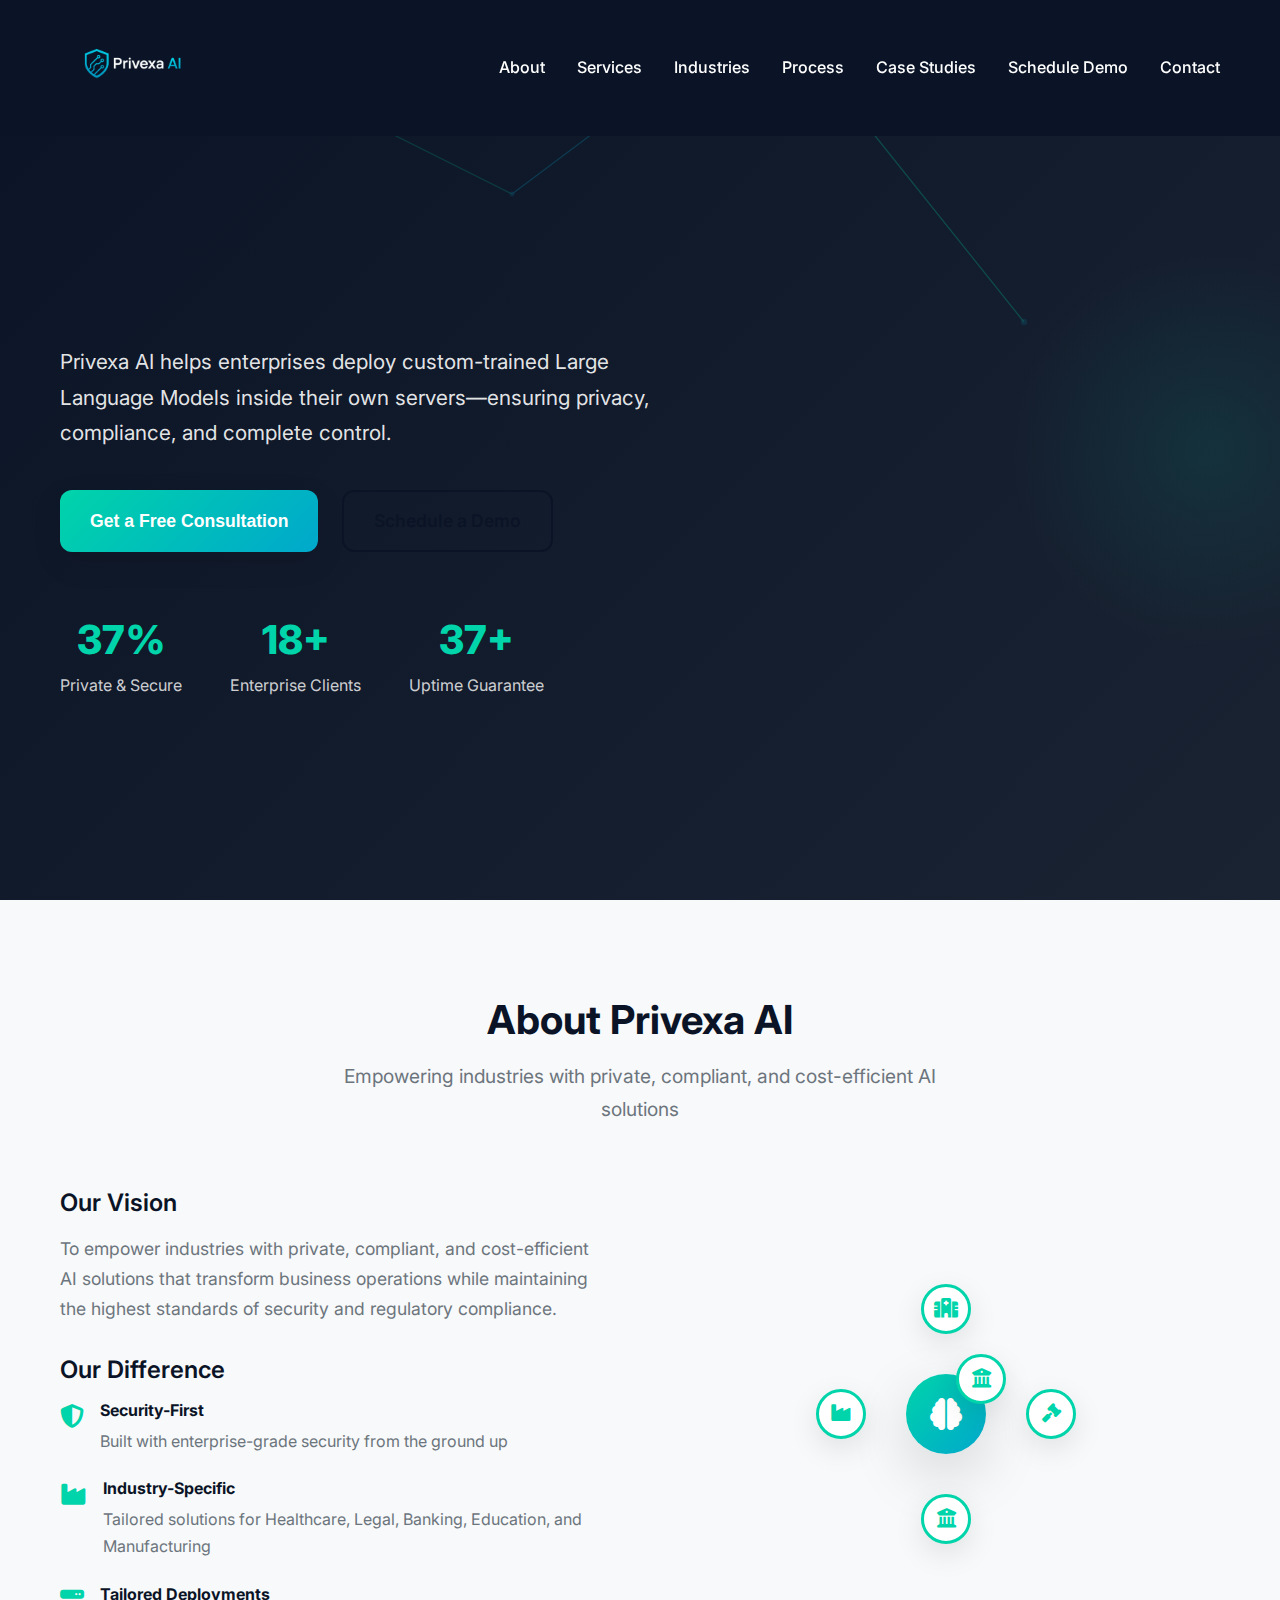
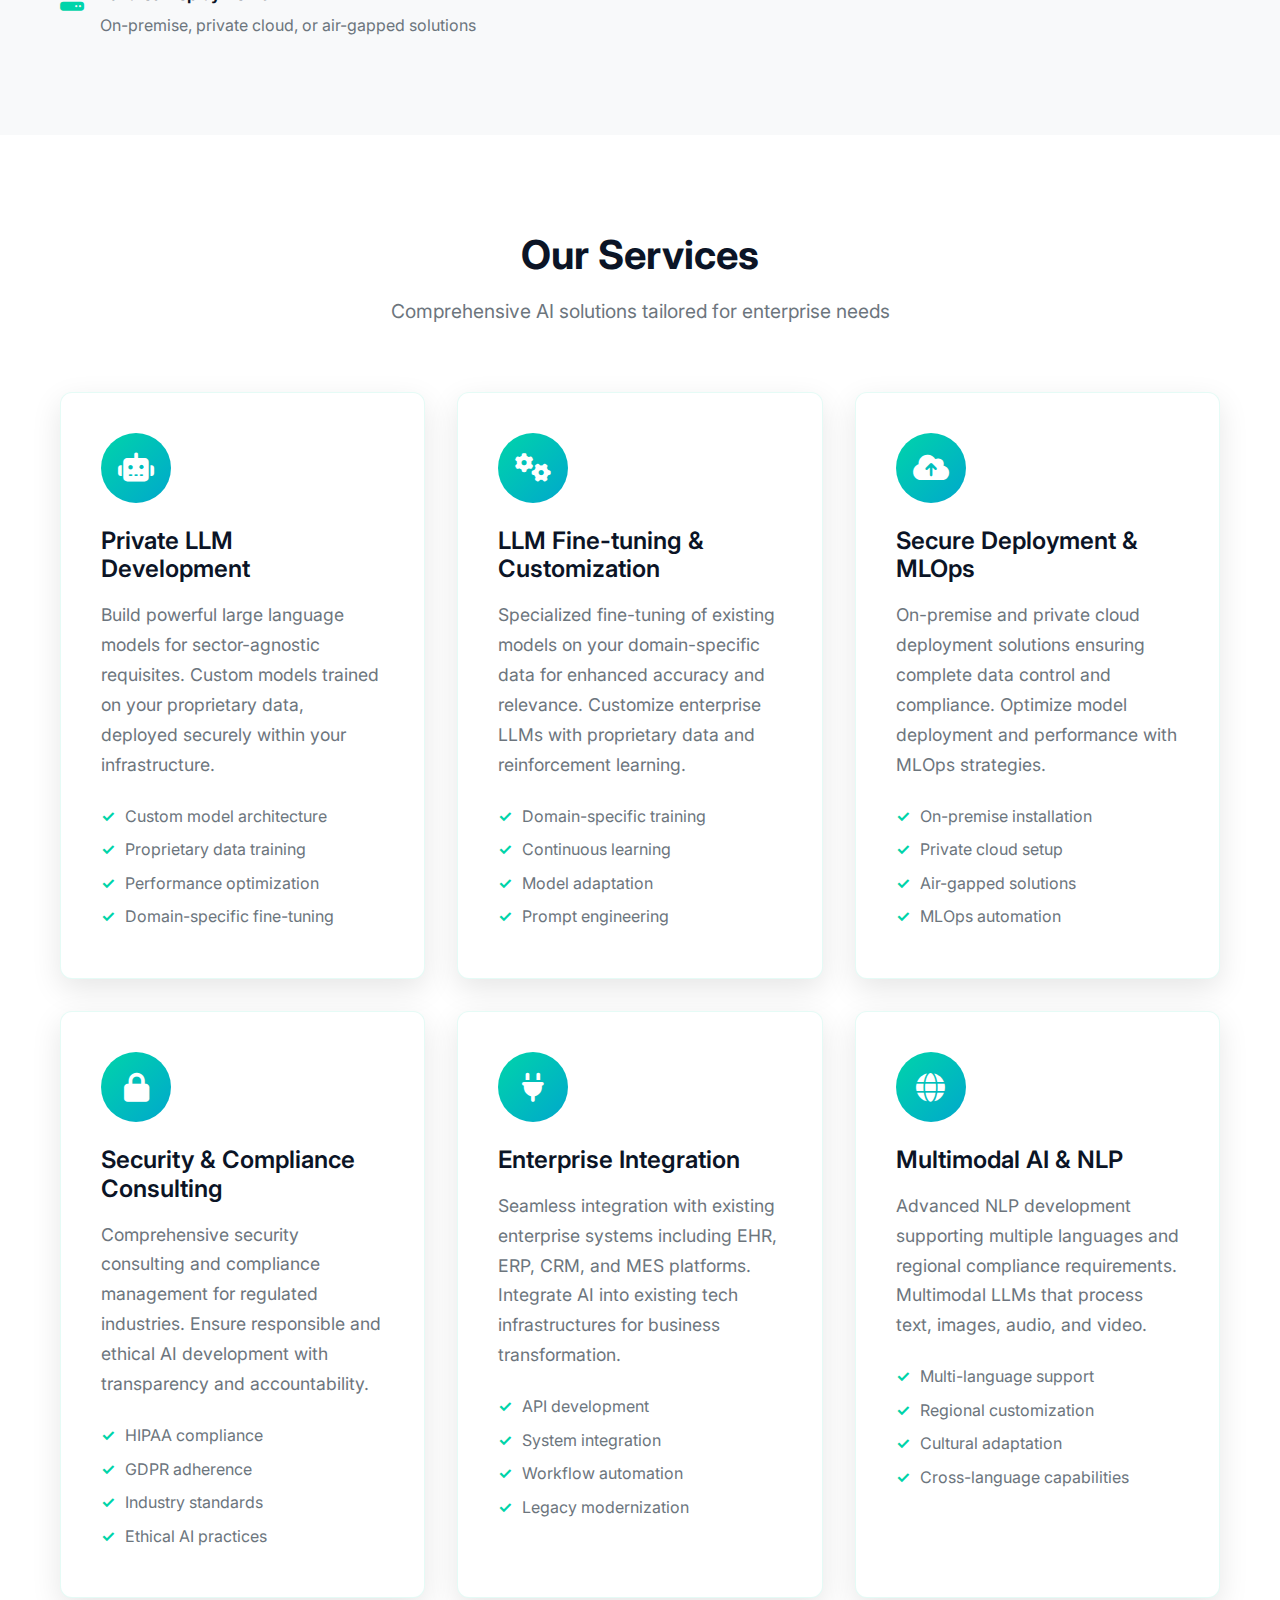
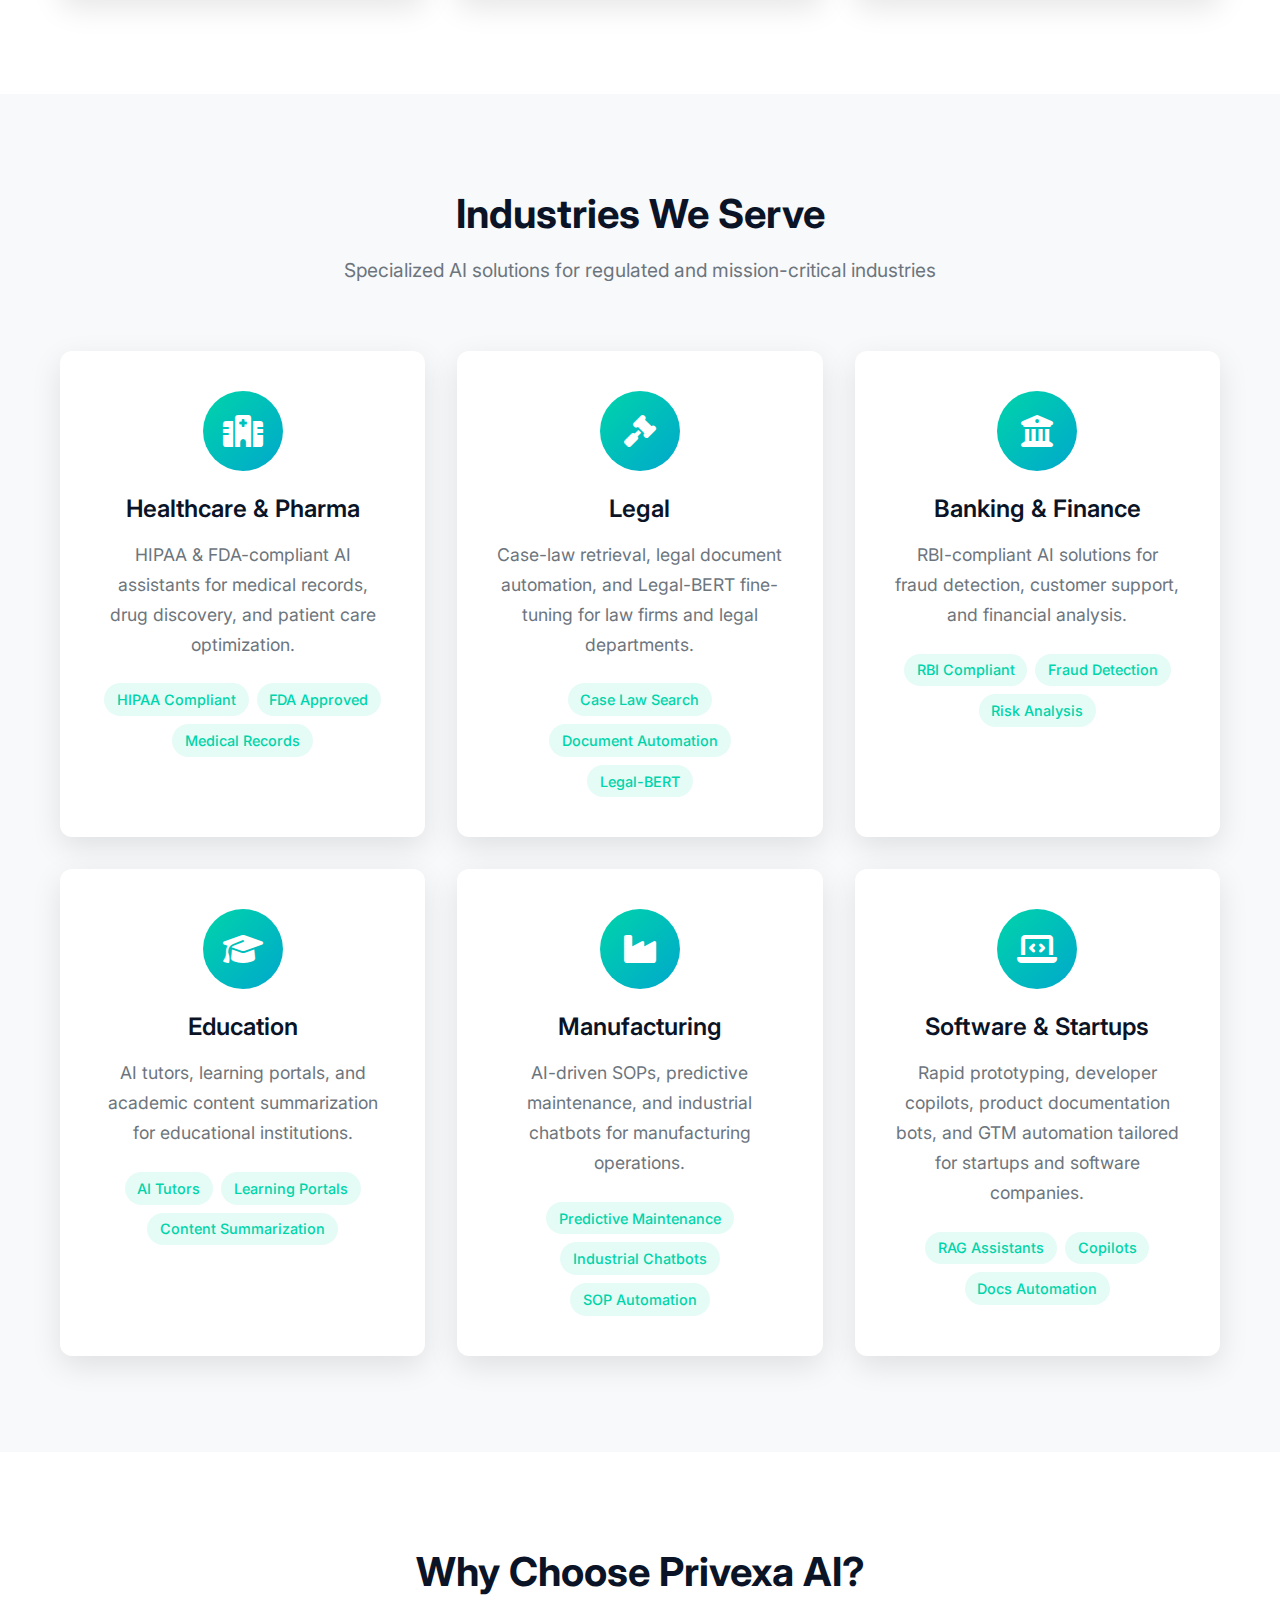
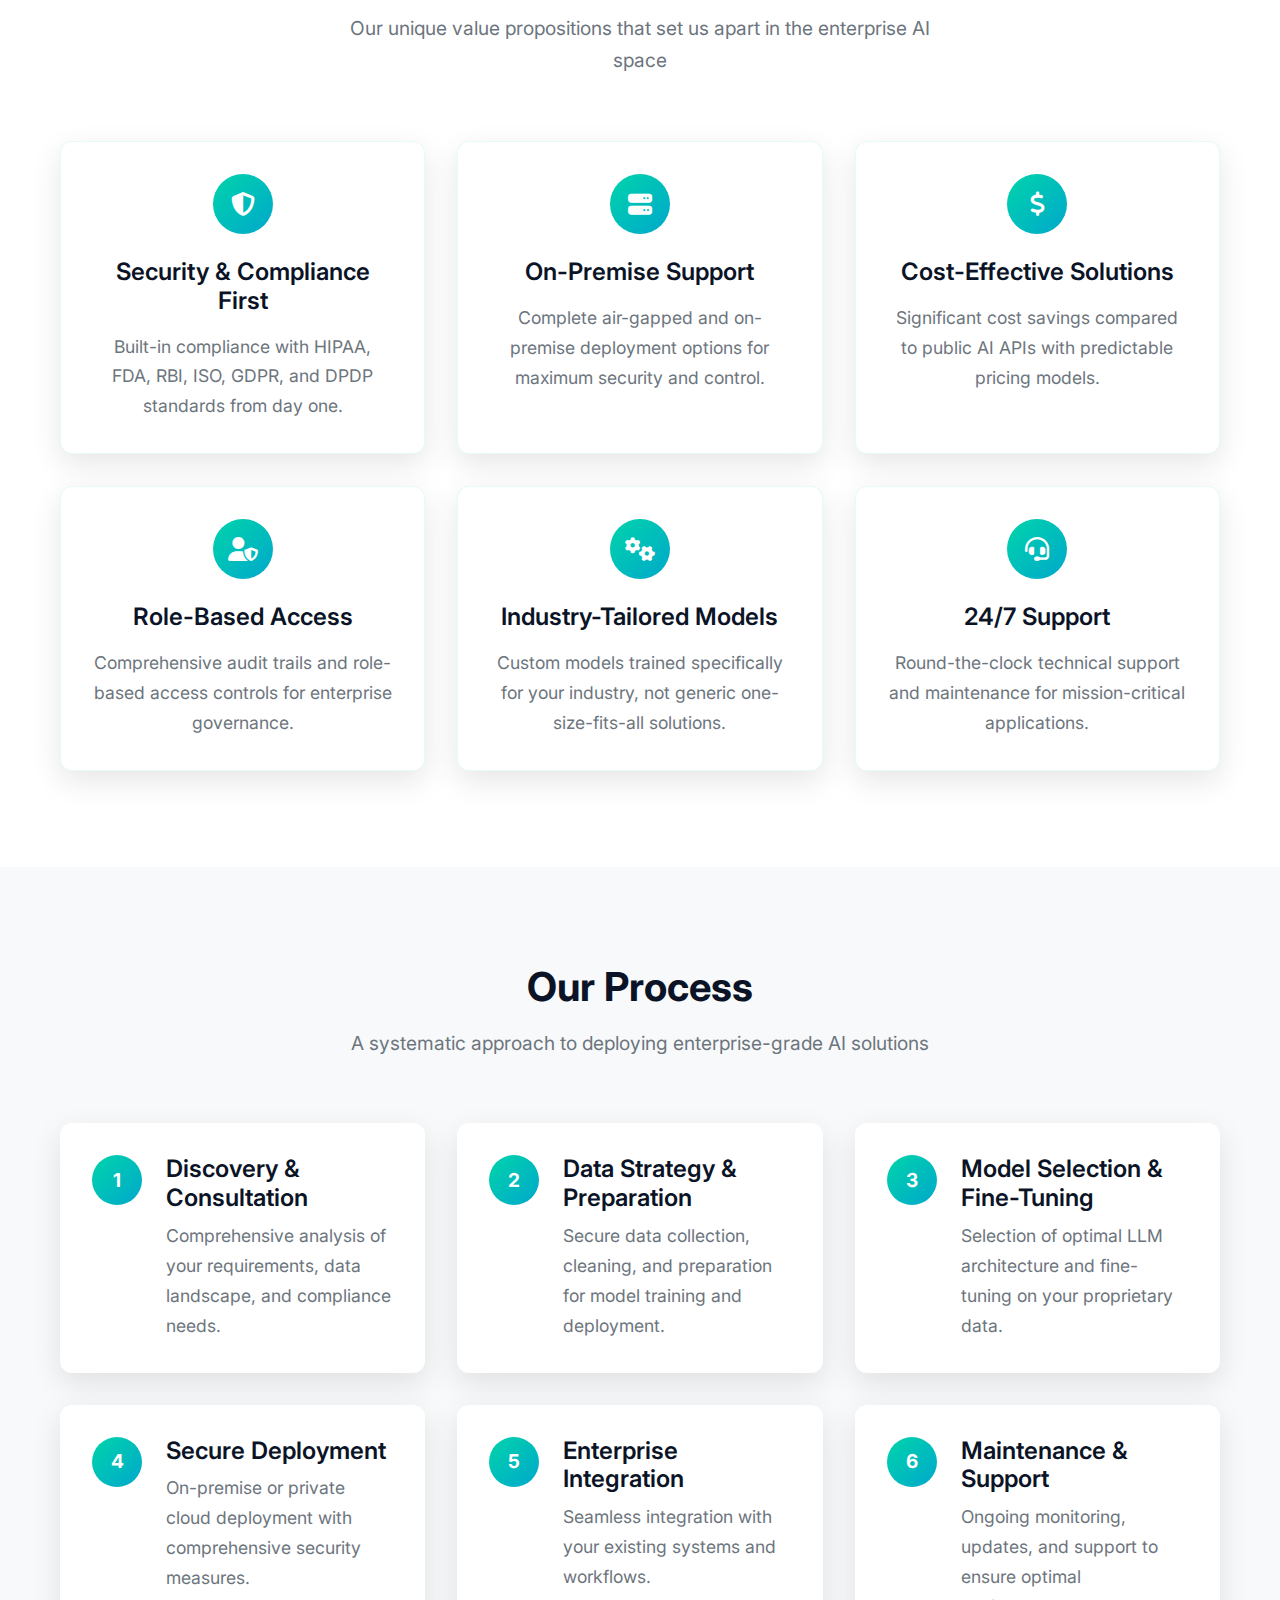
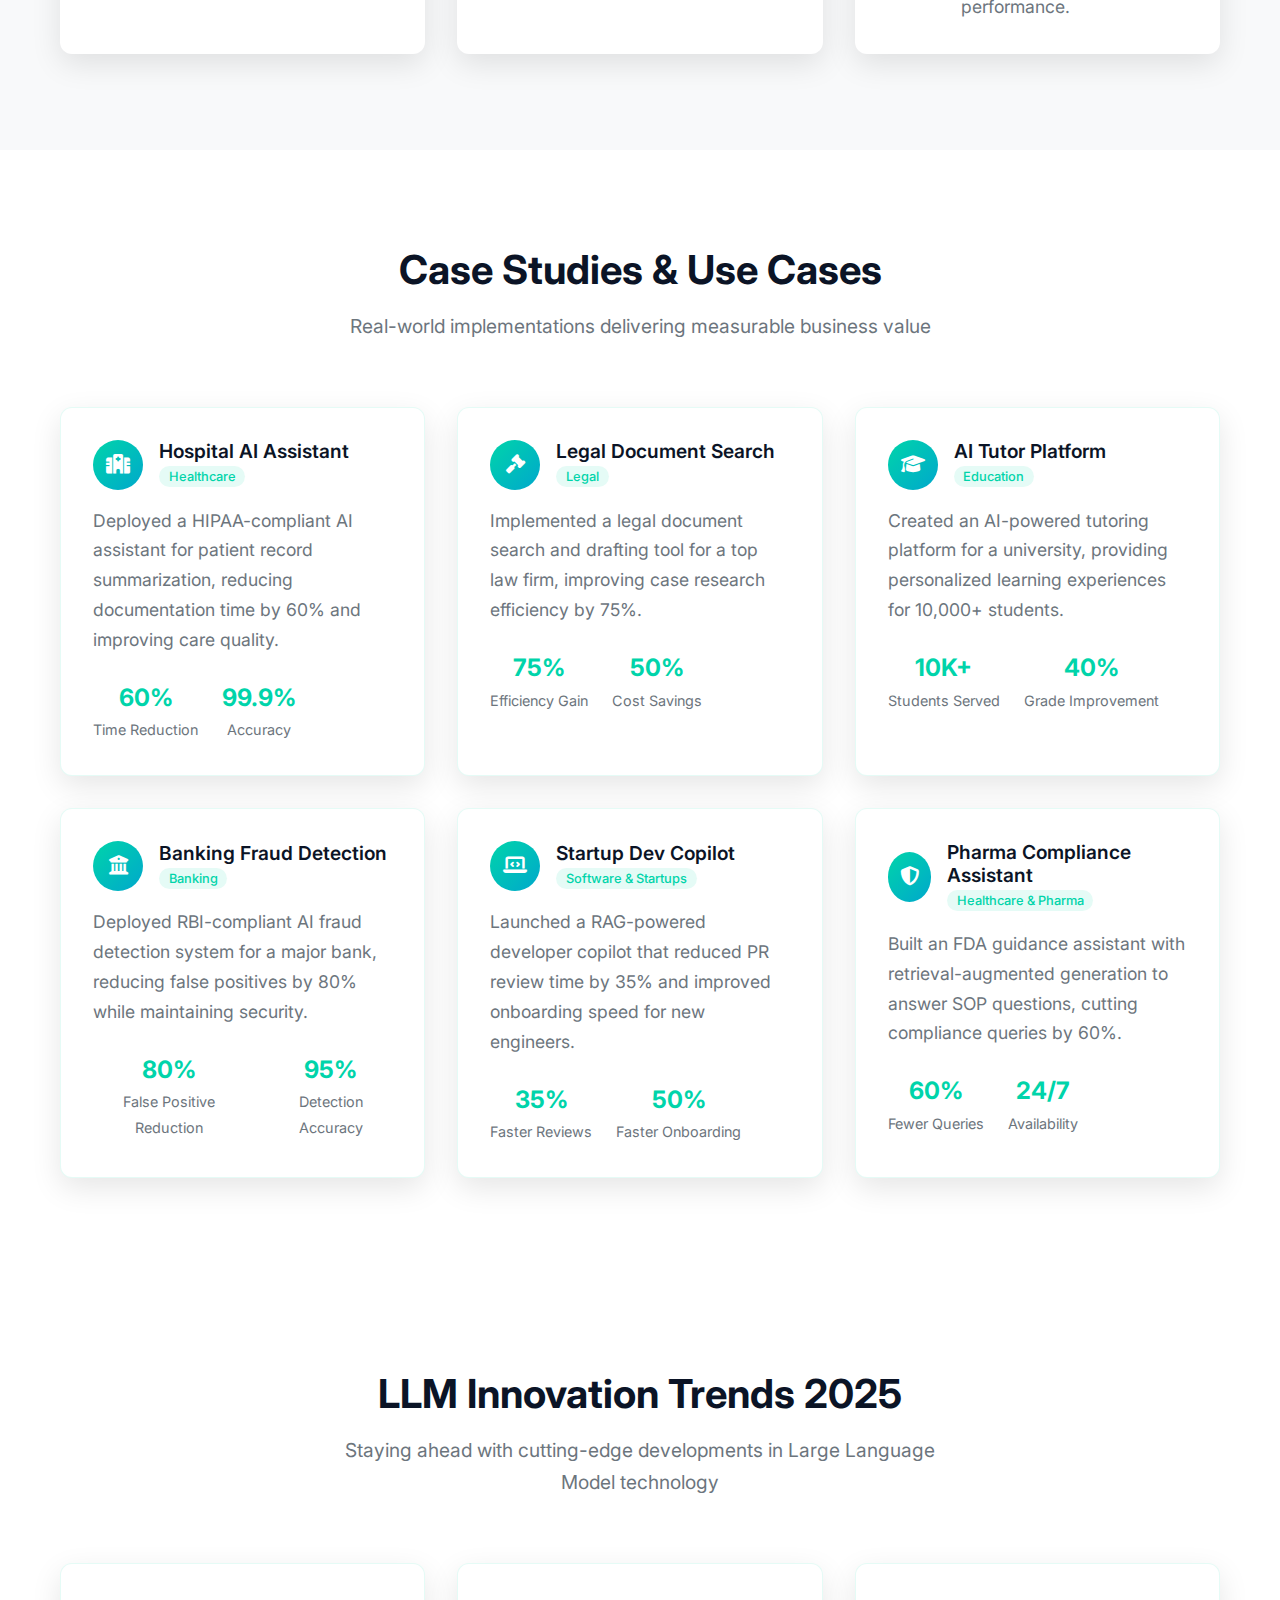
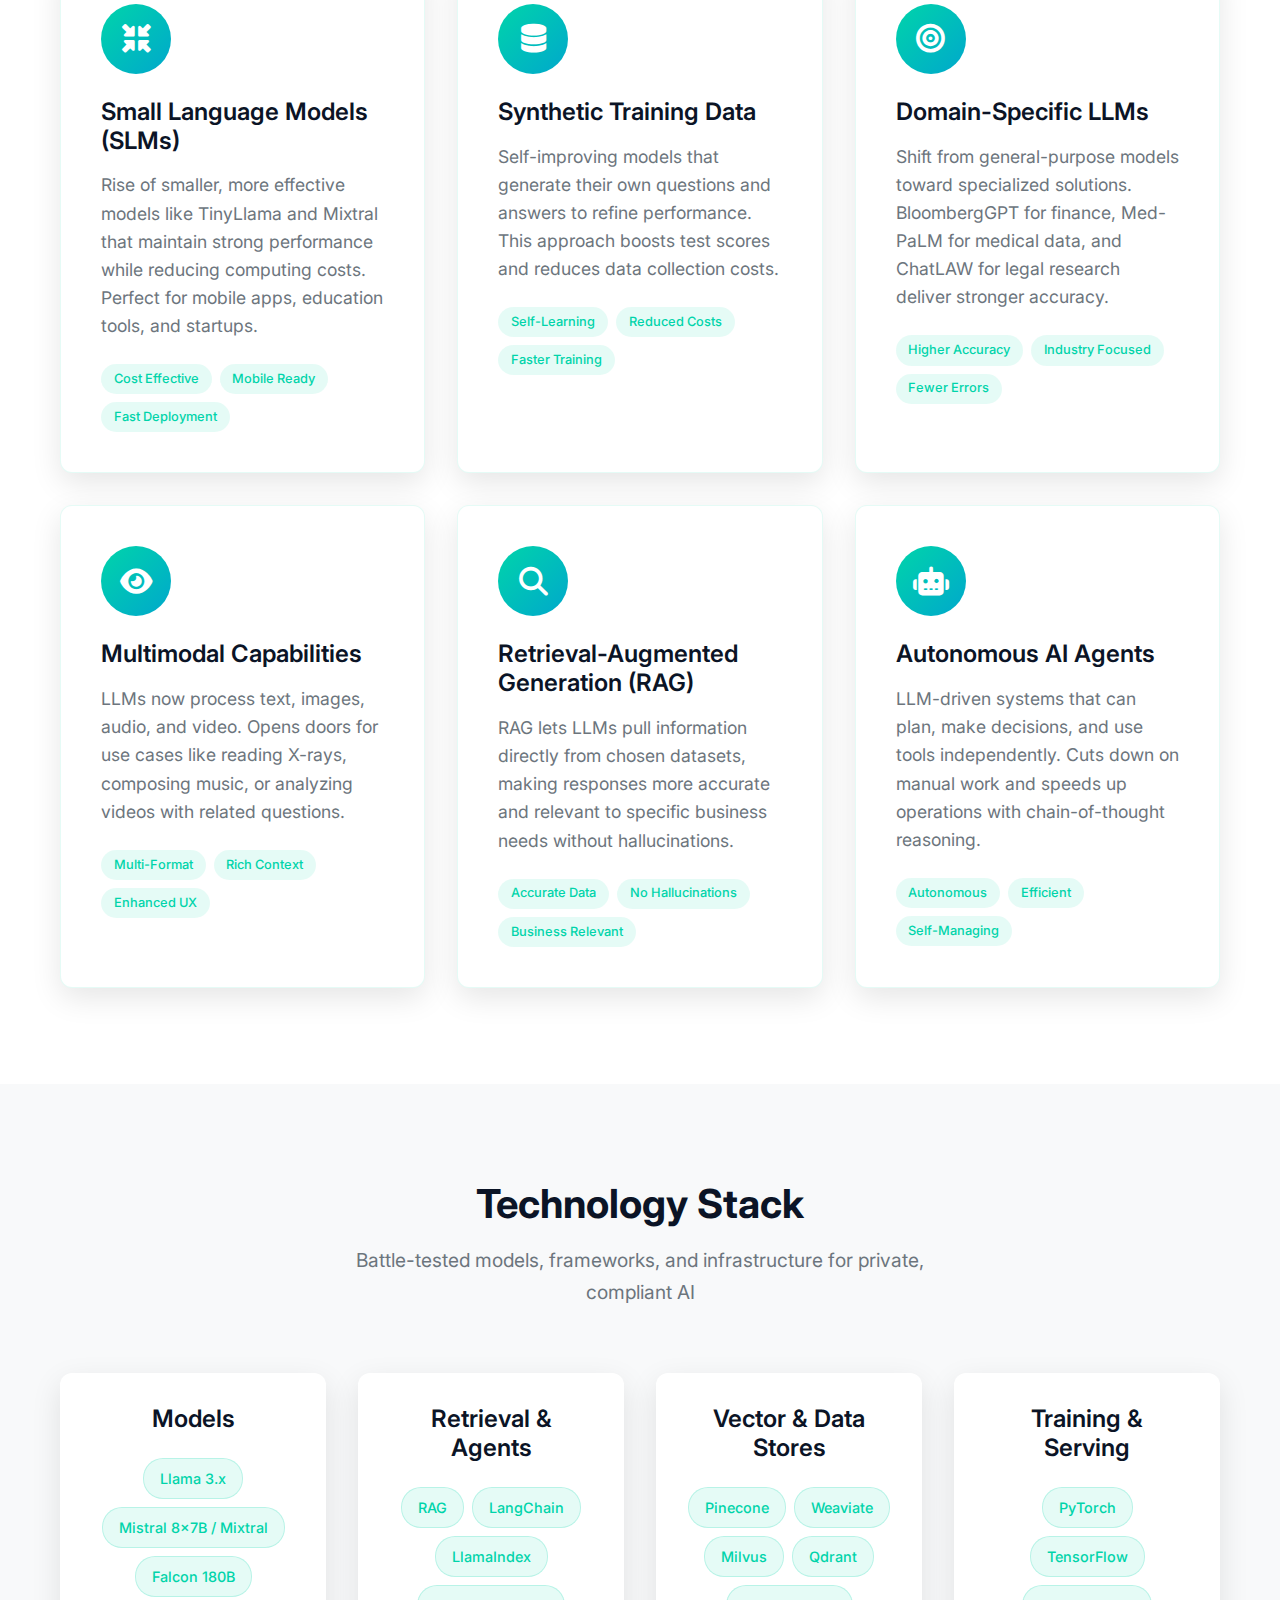
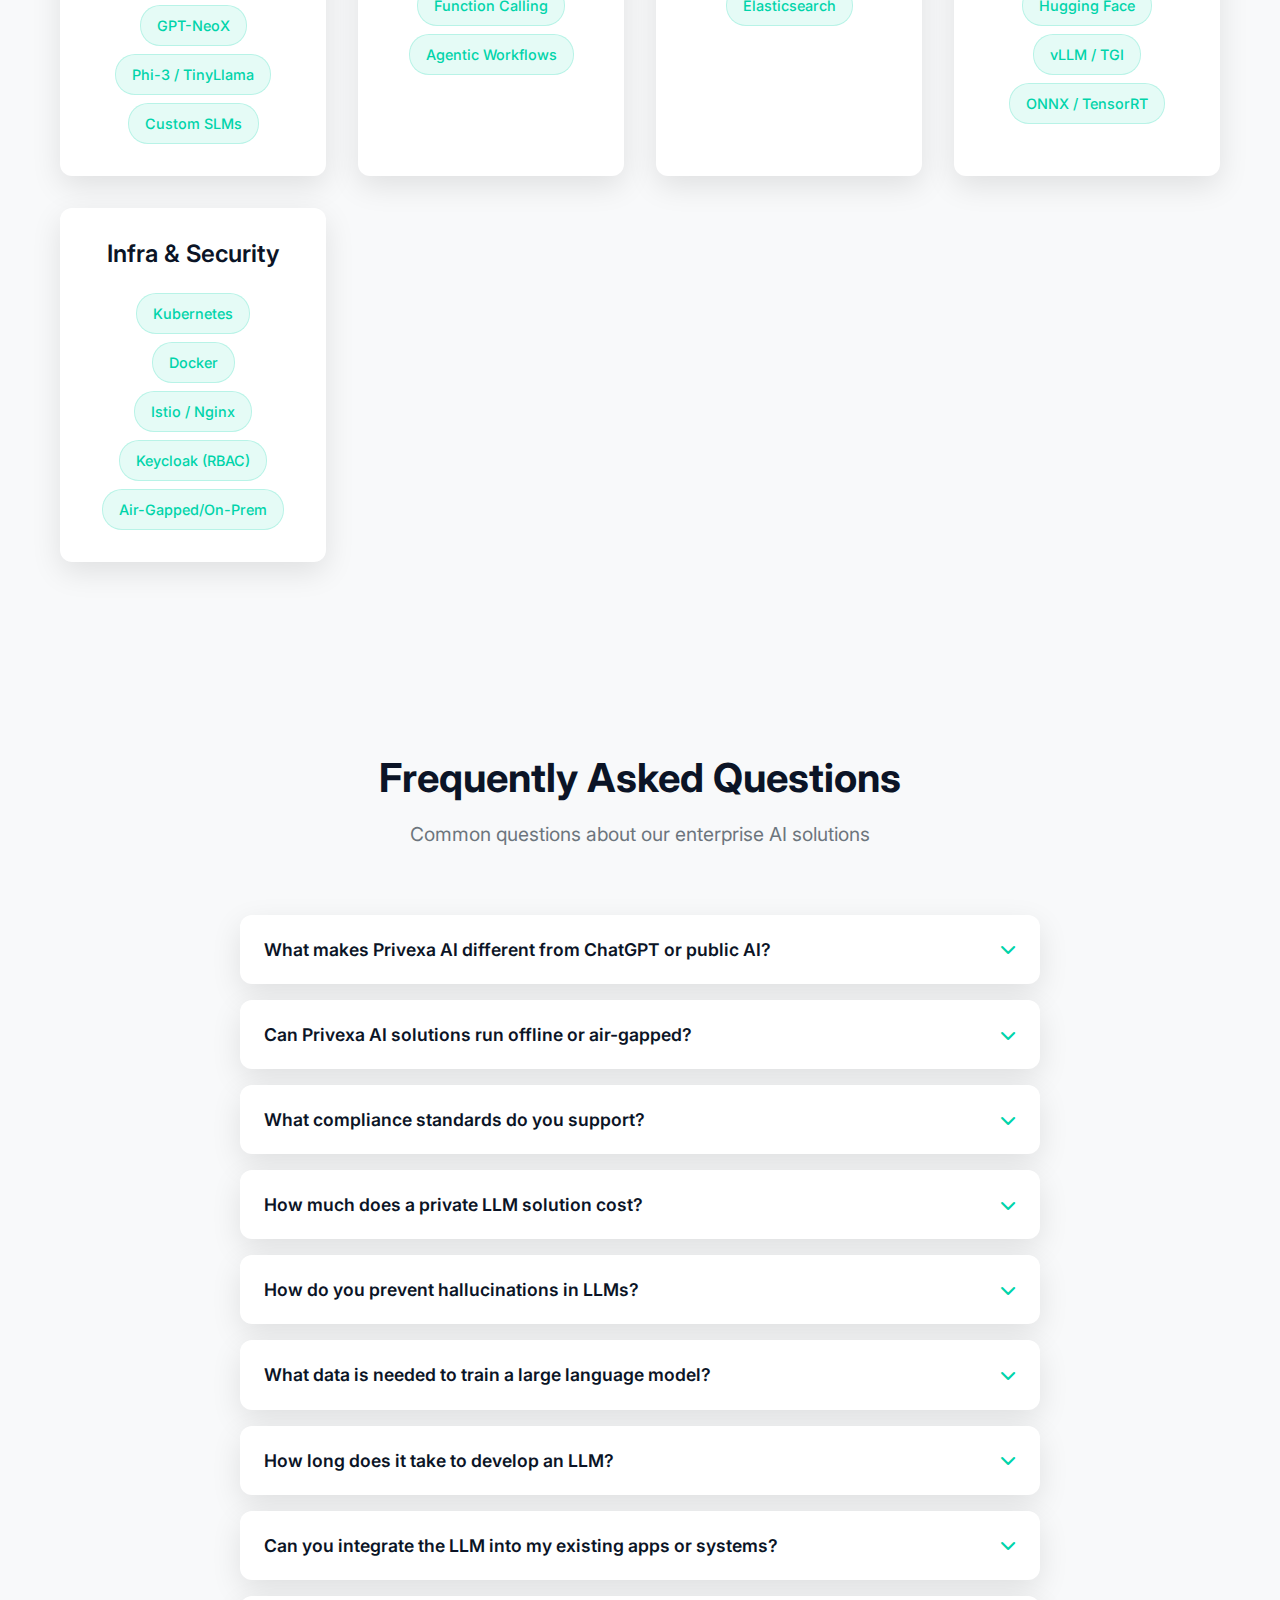
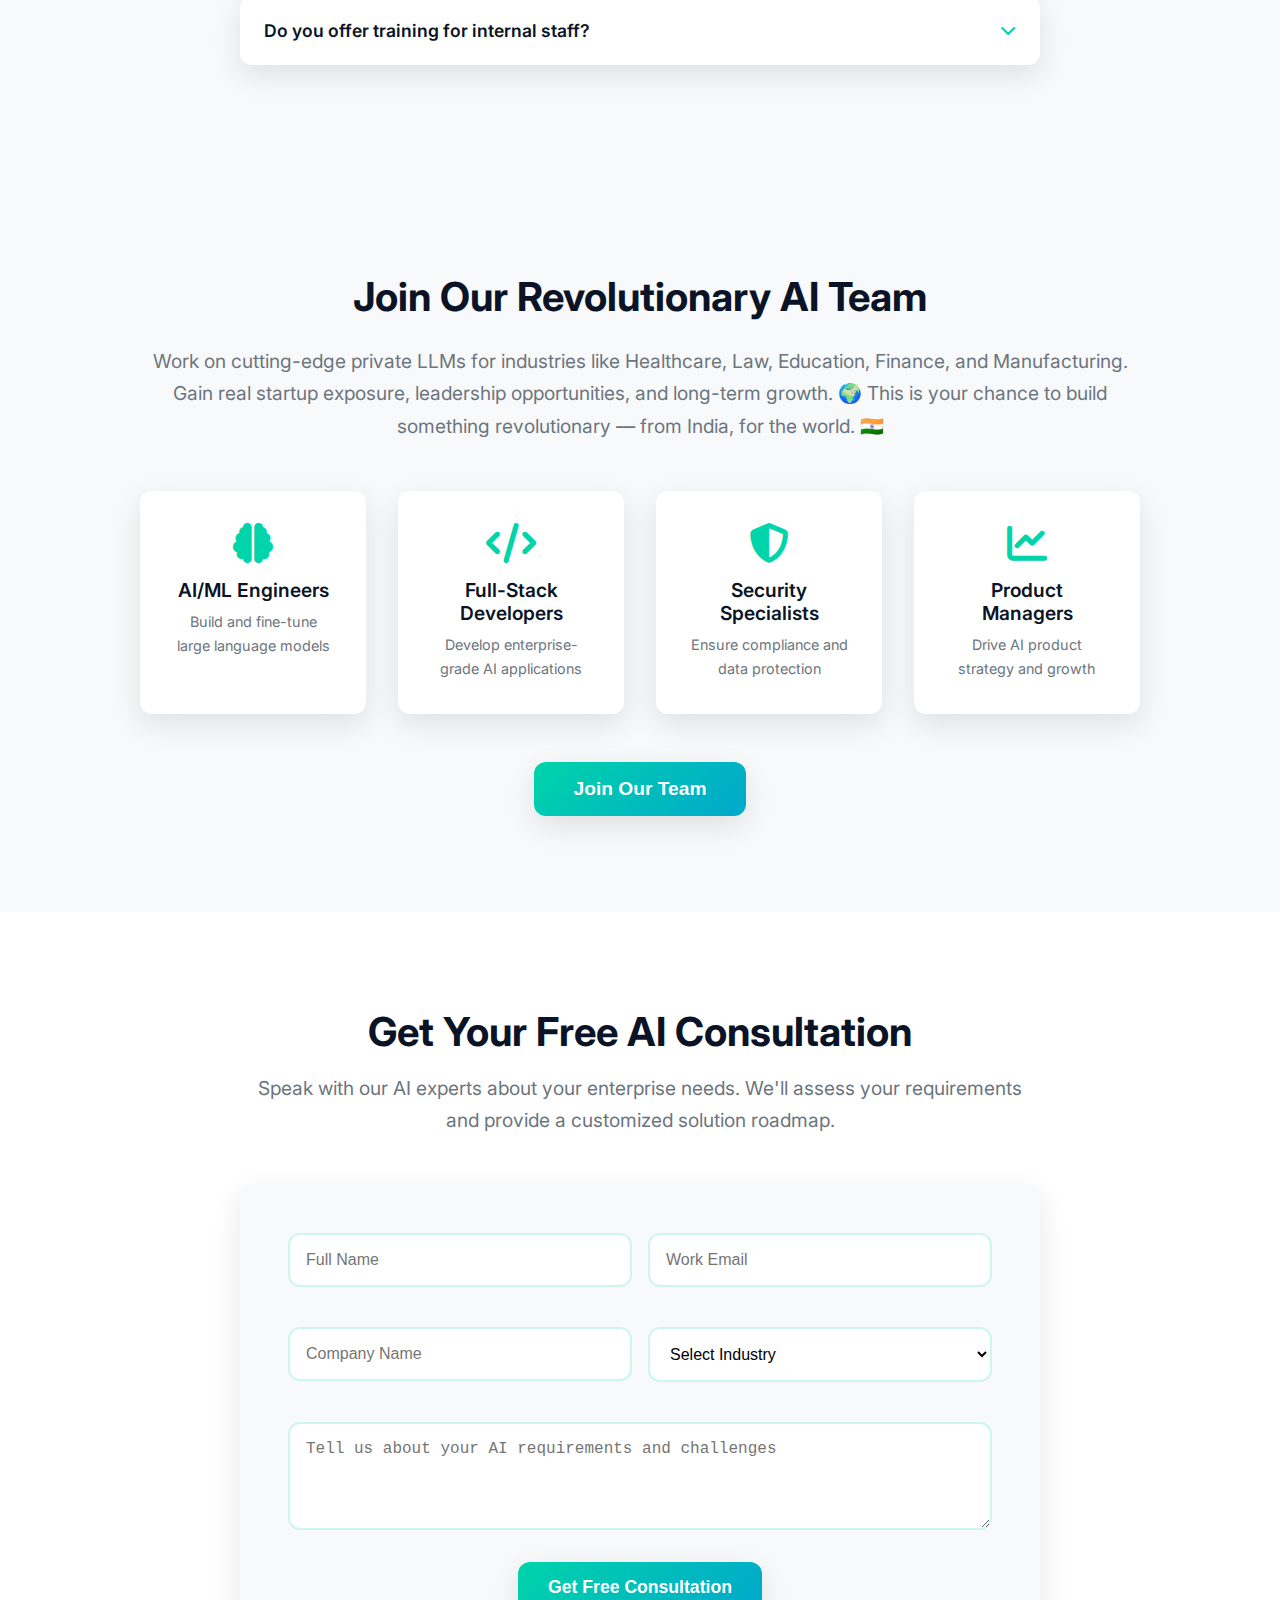
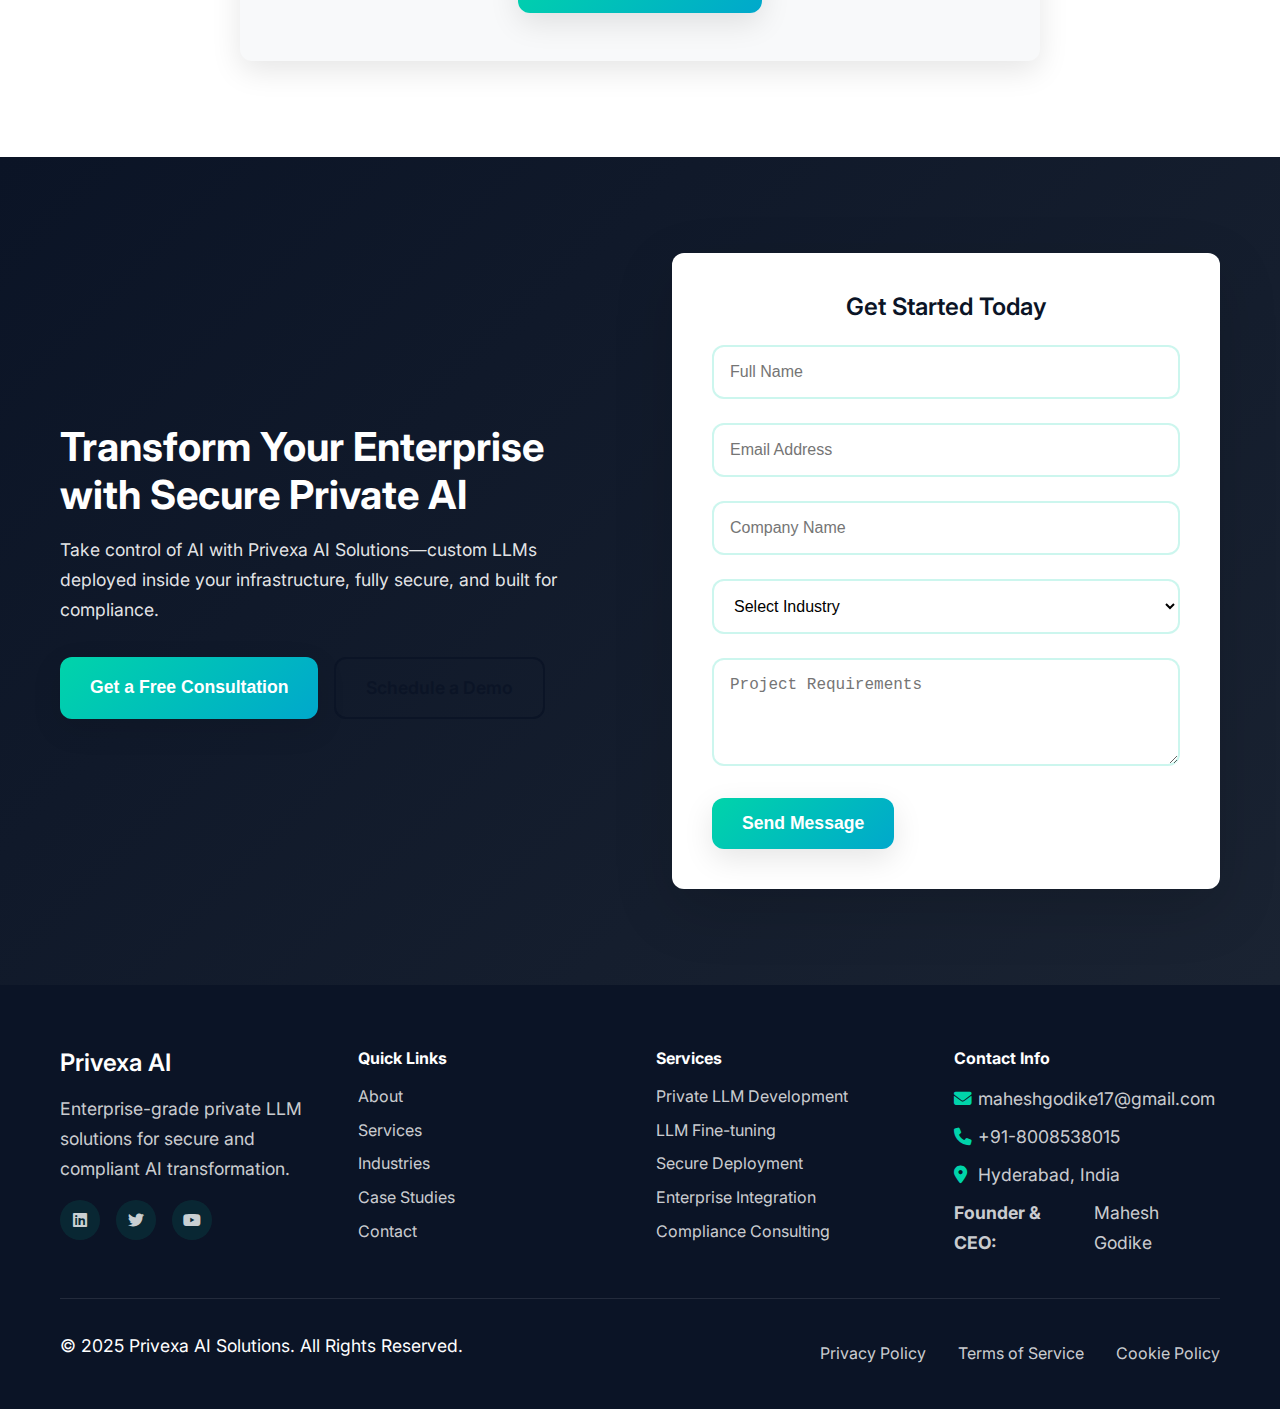
<file: privexa ai/index.html>
<!DOCTYPE html>
<html lang="en">
<head>
    <meta charset="UTF-8">
    <meta name="viewport" content="width=device-width, initial-scale=1.0">
    <title>Privexa AI Solutions - Enterprise-Grade Private LLM Solutions</title>
    <meta name="description" content="Privexa AI helps enterprises deploy custom-trained Large Language Models inside their own servers—ensuring privacy, compliance, and complete control.">
    <link rel="stylesheet" href="styles.css">
    <link href="https://fonts.googleapis.com/css2?family=Inter:wght@300;400;500;600;700;800&display=swap" rel="stylesheet">
    <link rel="stylesheet" href="https://cdnjs.cloudflare.com/ajax/libs/font-awesome/6.4.0/css/all.min.css">
</head>
<body>
    <!-- Navigation -->
    <nav class="navbar">
        <div class="nav-container">
            <div class="nav-logo">
                <img src="ChatGPT Image Sep 6, 2025, 12_57_06 PM.png" alt="Privexa AI Logo" class="logo-img">
            </div>
            <ul class="nav-menu">
                <li><a href="#about">About</a></li>
                <li><a href="#services">Services</a></li>
                <li><a href="#industries">Industries</a></li>
                <li><a href="#process">Process</a></li>
                <li><a href="#case-studies">Case Studies</a></li>
                <li><a href="schedule-demo.html">Schedule Demo</a></li>
                <li><a href="#contact">Contact</a></li>
            </ul>
            <div class="hamburger">
                <span></span>
                <span></span>
                <span></span>
            </div>
        </div>
    </nav>

    <!-- Hero Section -->
    <section class="hero">
        <div class="hero-background">
            <div class="neural-network"></div>
            <div class="shield-overlay"></div>
        </div>
        <div class="hero-content">
            <div class="container">
                <h1 class="hero-title">
                    Private LLM Solutions for <span class="gradient-text">Secure & Compliant</span> AI Transformation
                </h1>
                <p class="hero-subtitle">
                    Privexa AI helps enterprises deploy custom-trained Large Language Models inside their own servers—ensuring privacy, compliance, and complete control.
                </p>
                <div class="hero-cta">
                    <button class="btn-primary" onclick="scrollToConsultation()">Get a Free Consultation</button>
                    <a href="schedule-demo.html" class="btn-secondary">Schedule a Demo</a>
                </div>
                <div class="hero-stats">
                    <div class="stat">
                        <h3>100%</h3>
                        <p>Private & Secure</p>
                    </div>
                    <div class="stat">
                        <h3>50+</h3>
                        <p>Enterprise Clients</p>
                    </div>
                    <div class="stat">
                        <h3>99.9%</h3>
                        <p>Uptime Guarantee</p>
                    </div>
                </div>
            </div>
        </div>
    </section>

    <!-- About Section -->
    <section id="about" class="about">
        <div class="container">
            <div class="section-header">
                <h2>About Privexa AI</h2>
                <p>Empowering industries with private, compliant, and cost-efficient AI solutions</p>
            </div>
            <div class="about-content">
                <div class="about-text">
                    <h3>Our Vision</h3>
                    <p>To empower industries with private, compliant, and cost-efficient AI solutions that transform business operations while maintaining the highest standards of security and regulatory compliance.</p>
                    
                    <h3>Our Difference</h3>
                    <div class="difference-points">
                        <div class="point">
                            <i class="fas fa-shield-alt"></i>
                            <div>
                                <h4>Security-First</h4>
                                <p>Built with enterprise-grade security from the ground up</p>
                            </div>
                        </div>
                        <div class="point">
                            <i class="fas fa-industry"></i>
                            <div>
                                <h4>Industry-Specific</h4>
                                <p>Tailored solutions for Healthcare, Legal, Banking, Education, and Manufacturing</p>
                            </div>
                        </div>
                        <div class="point">
                            <i class="fas fa-server"></i>
                            <div>
                                <h4>Tailored Deployments</h4>
                                <p>On-premise, private cloud, or air-gapped solutions</p>
                            </div>
                        </div>
                    </div>
                </div>
                <div class="about-visual">
                    <div class="ai-visualization">
                        <div class="central-node">
                            <i class="fas fa-brain"></i>
                        </div>
                        <div class="connecting-lines"></div>
                        <div class="satellite-nodes">
                            <div class="node"><i class="fas fa-hospital"></i></div>
                            <div class="node"><i class="fas fa-gavel"></i></div>
                            <div class="node"><i class="fas fa-university"></i></div>
                            <div class="node"><i class="fas fa-industry"></i></div>
                            <div class="node"><i class="fas fa-university"></i></div>
                        </div>
                    </div>
                </div>
            </div>
        </div>
    </section>

    <!-- Services Section -->
    <section id="services" class="services">
        <div class="container">
            <div class="section-header">
                <h2>Our Services</h2>
                <p>Comprehensive AI solutions tailored for enterprise needs</p>
            </div>
            <div class="services-grid">
                <div class="service-card">
                    <div class="service-icon">
                        <i class="fas fa-robot"></i>
                    </div>
                    <h3>Private LLM Development</h3>
                    <p>Build powerful large language models for sector-agnostic requisites. Custom models trained on your proprietary data, deployed securely within your infrastructure.</p>
                    <ul>
                        <li>Custom model architecture</li>
                        <li>Proprietary data training</li>
                        <li>Performance optimization</li>
                        <li>Domain-specific fine-tuning</li>
                    </ul>
                </div>
                <div class="service-card">
                    <div class="service-icon">
                        <i class="fas fa-cogs"></i>
                    </div>
                    <h3>LLM Fine-tuning & Customization</h3>
                    <p>Specialized fine-tuning of existing models on your domain-specific data for enhanced accuracy and relevance. Customize enterprise LLMs with proprietary data and reinforcement learning.</p>
                    <ul>
                        <li>Domain-specific training</li>
                        <li>Continuous learning</li>
                        <li>Model adaptation</li>
                        <li>Prompt engineering</li>
                    </ul>
                </div>
                <div class="service-card">
                    <div class="service-icon">
                        <i class="fas fa-cloud-upload-alt"></i>
                    </div>
                    <h3>Secure Deployment & MLOps</h3>
                    <p>On-premise and private cloud deployment solutions ensuring complete data control and compliance. Optimize model deployment and performance with MLOps strategies.</p>
                    <ul>
                        <li>On-premise installation</li>
                        <li>Private cloud setup</li>
                        <li>Air-gapped solutions</li>
                        <li>MLOps automation</li>
                    </ul>
                </div>
                <div class="service-card">
                    <div class="service-icon">
                        <i class="fas fa-lock"></i>
                    </div>
                    <h3>Security & Compliance Consulting</h3>
                    <p>Comprehensive security consulting and compliance management for regulated industries. Ensure responsible and ethical AI development with transparency and accountability.</p>
                    <ul>
                        <li>HIPAA compliance</li>
                        <li>GDPR adherence</li>
                        <li>Industry standards</li>
                        <li>Ethical AI practices</li>
                    </ul>
                </div>
                <div class="service-card">
                    <div class="service-icon">
                        <i class="fas fa-plug"></i>
                    </div>
                    <h3>Enterprise Integration</h3>
                    <p>Seamless integration with existing enterprise systems including EHR, ERP, CRM, and MES platforms. Integrate AI into existing tech infrastructures for business transformation.</p>
                    <ul>
                        <li>API development</li>
                        <li>System integration</li>
                        <li>Workflow automation</li>
                        <li>Legacy modernization</li>
                    </ul>
                </div>
                <div class="service-card">
                    <div class="service-icon">
                        <i class="fas fa-globe"></i>
                    </div>
                    <h3>Multimodal AI & NLP</h3>
                    <p>Advanced NLP development supporting multiple languages and regional compliance requirements. Multimodal LLMs that process text, images, audio, and video.</p>
                    <ul>
                        <li>Multi-language support</li>
                        <li>Regional customization</li>
                        <li>Cultural adaptation</li>
                        <li>Cross-language capabilities</li>
                    </ul>
                </div>
            </div>
        </div>
    </section>

    <!-- Industries Section -->
    <section id="industries" class="industries">
        <div class="container">
            <div class="section-header">
                <h2>Industries We Serve</h2>
                <p>Specialized AI solutions for regulated and mission-critical industries</p>
            </div>
            <div class="industries-grid">
                <div class="industry-card">
                    <div class="industry-icon">
                        <i class="fas fa-hospital"></i>
                    </div>
                    <h3>Healthcare & Pharma</h3>
                    <p>HIPAA & FDA-compliant AI assistants for medical records, drug discovery, and patient care optimization.</p>
                    <div class="industry-features">
                        <span class="feature-tag">HIPAA Compliant</span>
                        <span class="feature-tag">FDA Approved</span>
                        <span class="feature-tag">Medical Records</span>
                    </div>
                </div>
                <div class="industry-card">
                    <div class="industry-icon">
                        <i class="fas fa-gavel"></i>
                    </div>
                    <h3>Legal</h3>
                    <p>Case-law retrieval, legal document automation, and Legal-BERT fine-tuning for law firms and legal departments.</p>
                    <div class="industry-features">
                        <span class="feature-tag">Case Law Search</span>
                        <span class="feature-tag">Document Automation</span>
                        <span class="feature-tag">Legal-BERT</span>
                    </div>
                </div>
                <div class="industry-card">
                    <div class="industry-icon">
                        <i class="fas fa-university"></i>
                    </div>
                    <h3>Banking & Finance</h3>
                    <p>RBI-compliant AI solutions for fraud detection, customer support, and financial analysis.</p>
                    <div class="industry-features">
                        <span class="feature-tag">RBI Compliant</span>
                        <span class="feature-tag">Fraud Detection</span>
                        <span class="feature-tag">Risk Analysis</span>
                    </div>
                </div>
                <div class="industry-card">
                    <div class="industry-icon">
                        <i class="fas fa-graduation-cap"></i>
                    </div>
                    <h3>Education</h3>
                    <p>AI tutors, learning portals, and academic content summarization for educational institutions.</p>
                    <div class="industry-features">
                        <span class="feature-tag">AI Tutors</span>
                        <span class="feature-tag">Learning Portals</span>
                        <span class="feature-tag">Content Summarization</span>
                    </div>
                </div>
                <div class="industry-card">
                    <div class="industry-icon">
                        <i class="fas fa-industry"></i>
                    </div>
                    <h3>Manufacturing</h3>
                    <p>AI-driven SOPs, predictive maintenance, and industrial chatbots for manufacturing operations.</p>
                    <div class="industry-features">
                        <span class="feature-tag">Predictive Maintenance</span>
                        <span class="feature-tag">Industrial Chatbots</span>
                        <span class="feature-tag">SOP Automation</span>
                    </div>
                </div>
                <div class="industry-card">
                    <div class="industry-icon">
                        <i class="fas fa-laptop-code"></i>
                    </div>
                    <h3>Software & Startups</h3>
                    <p>Rapid prototyping, developer copilots, product documentation bots, and GTM automation tailored for startups and software companies.</p>
                    <div class="industry-features">
                        <span class="feature-tag">RAG Assistants</span>
                        <span class="feature-tag">Copilots</span>
                        <span class="feature-tag">Docs Automation</span>
                    </div>
                </div>
            </div>
        </div>
    </section>

    <!-- Why Choose Us Section -->
    <section class="why-choose">
        <div class="container">
            <div class="section-header">
                <h2>Why Choose Privexa AI?</h2>
                <p>Our unique value propositions that set us apart in the enterprise AI space</p>
            </div>
            <div class="usp-grid">
                <div class="usp-card">
                    <div class="usp-icon">
                        <i class="fas fa-shield-alt"></i>
                    </div>
                    <h3>Security & Compliance First</h3>
                    <p>Built-in compliance with HIPAA, FDA, RBI, ISO, GDPR, and DPDP standards from day one.</p>
                </div>
                <div class="usp-card">
                    <div class="usp-icon">
                        <i class="fas fa-server"></i>
                    </div>
                    <h3>On-Premise Support</h3>
                    <p>Complete air-gapped and on-premise deployment options for maximum security and control.</p>
                </div>
                <div class="usp-card">
                    <div class="usp-icon">
                        <i class="fas fa-dollar-sign"></i>
                    </div>
                    <h3>Cost-Effective Solutions</h3>
                    <p>Significant cost savings compared to public AI APIs with predictable pricing models.</p>
                </div>
                <div class="usp-card">
                    <div class="usp-icon">
                        <i class="fas fa-user-shield"></i>
                    </div>
                    <h3>Role-Based Access</h3>
                    <p>Comprehensive audit trails and role-based access controls for enterprise governance.</p>
                </div>
                <div class="usp-card">
                    <div class="usp-icon">
                        <i class="fas fa-cogs"></i>
                    </div>
                    <h3>Industry-Tailored Models</h3>
                    <p>Custom models trained specifically for your industry, not generic one-size-fits-all solutions.</p>
                </div>
                <div class="usp-card">
                    <div class="usp-icon">
                        <i class="fas fa-headset"></i>
                    </div>
                    <h3>24/7 Support</h3>
                    <p>Round-the-clock technical support and maintenance for mission-critical applications.</p>
                </div>
            </div>
        </div>
    </section>

    <!-- Process Section -->
    <section id="process" class="process">
        <div class="container">
            <div class="section-header">
                <h2>Our Process</h2>
                <p>A systematic approach to deploying enterprise-grade AI solutions</p>
            </div>
            <div class="process-steps">
                <div class="step">
                    <div class="step-number">1</div>
                    <div class="step-content">
                        <h3>Discovery & Consultation</h3>
                        <p>Comprehensive analysis of your requirements, data landscape, and compliance needs.</p>
                    </div>
                </div>
                <div class="step">
                    <div class="step-number">2</div>
                    <div class="step-content">
                        <h3>Data Strategy & Preparation</h3>
                        <p>Secure data collection, cleaning, and preparation for model training and deployment.</p>
                    </div>
                </div>
                <div class="step">
                    <div class="step-number">3</div>
                    <div class="step-content">
                        <h3>Model Selection & Fine-Tuning</h3>
                        <p>Selection of optimal LLM architecture and fine-tuning on your proprietary data.</p>
                    </div>
                </div>
                <div class="step">
                    <div class="step-number">4</div>
                    <div class="step-content">
                        <h3>Secure Deployment</h3>
                        <p>On-premise or private cloud deployment with comprehensive security measures.</p>
                    </div>
                </div>
                <div class="step">
                    <div class="step-number">5</div>
                    <div class="step-content">
                        <h3>Enterprise Integration</h3>
                        <p>Seamless integration with your existing systems and workflows.</p>
                    </div>
                </div>
                <div class="step">
                    <div class="step-number">6</div>
                    <div class="step-content">
                        <h3>Maintenance & Support</h3>
                        <p>Ongoing monitoring, updates, and support to ensure optimal performance.</p>
                    </div>
                </div>
            </div>
        </div>
    </section>

    <!-- Case Studies Section -->
    <section id="case-studies" class="case-studies">
        <div class="container">
            <div class="section-header">
                <h2>Case Studies & Use Cases</h2>
                <p>Real-world implementations delivering measurable business value</p>
            </div>
            <div class="case-studies-grid">
                <div class="case-study">
                    <div class="case-study-header">
                        <div class="case-study-icon">
                            <i class="fas fa-hospital"></i>
                        </div>
                        <div class="case-study-info">
                            <h3>Hospital AI Assistant</h3>
                            <span class="industry-tag">Healthcare</span>
                        </div>
                    </div>
                    <p>Deployed a HIPAA-compliant AI assistant for patient record summarization, reducing documentation time by 60% and improving care quality.</p>
                    <div class="case-study-results">
                        <div class="result">
                            <span class="result-number">60%</span>
                            <span class="result-label">Time Reduction</span>
                        </div>
                        <div class="result">
                            <span class="result-number">99.9%</span>
                            <span class="result-label">Accuracy</span>
                        </div>
                    </div>
                </div>
                <div class="case-study">
                    <div class="case-study-header">
                        <div class="case-study-icon">
                            <i class="fas fa-gavel"></i>
                        </div>
                        <div class="case-study-info">
                            <h3>Legal Document Search</h3>
                            <span class="industry-tag">Legal</span>
                        </div>
                    </div>
                    <p>Implemented a legal document search and drafting tool for a top law firm, improving case research efficiency by 75%.</p>
                    <div class="case-study-results">
                        <div class="result">
                            <span class="result-number">75%</span>
                            <span class="result-label">Efficiency Gain</span>
                        </div>
                        <div class="result">
                            <span class="result-number">50%</span>
                            <span class="result-label">Cost Savings</span>
                        </div>
                    </div>
                </div>
                <div class="case-study">
                    <div class="case-study-header">
                        <div class="case-study-icon">
                            <i class="fas fa-graduation-cap"></i>
                        </div>
                        <div class="case-study-info">
                            <h3>AI Tutor Platform</h3>
                            <span class="industry-tag">Education</span>
                        </div>
                    </div>
                    <p>Created an AI-powered tutoring platform for a university, providing personalized learning experiences for 10,000+ students.</p>
                    <div class="case-study-results">
                        <div class="result">
                            <span class="result-number">10K+</span>
                            <span class="result-label">Students Served</span>
                        </div>
                        <div class="result">
                            <span class="result-number">40%</span>
                            <span class="result-label">Grade Improvement</span>
                        </div>
                    </div>
                </div>
                <div class="case-study">
                    <div class="case-study-header">
                        <div class="case-study-icon">
                            <i class="fas fa-university"></i>
                        </div>
                        <div class="case-study-info">
                            <h3>Banking Fraud Detection</h3>
                            <span class="industry-tag">Banking</span>
                        </div>
                    </div>
                    <p>Deployed RBI-compliant AI fraud detection system for a major bank, reducing false positives by 80% while maintaining security.</p>
                    <div class="case-study-results">
                        <div class="result">
                            <span class="result-number">80%</span>
                            <span class="result-label">False Positive Reduction</span>
                        </div>
                        <div class="result">
                            <span class="result-number">95%</span>
                            <span class="result-label">Detection Accuracy</span>
                        </div>
                    </div>
                </div>
                <div class="case-study">
                    <div class="case-study-header">
                        <div class="case-study-icon">
                            <i class="fas fa-laptop-code"></i>
                        </div>
                        <div class="case-study-info">
                            <h3>Startup Dev Copilot</h3>
                            <span class="industry-tag">Software & Startups</span>
                        </div>
                    </div>
                    <p>Launched a RAG-powered developer copilot that reduced PR review time by 35% and improved onboarding speed for new engineers.</p>
                    <div class="case-study-results">
                        <div class="result">
                            <span class="result-number">35%</span>
                            <span class="result-label">Faster Reviews</span>
                        </div>
                        <div class="result">
                            <span class="result-number">50%</span>
                            <span class="result-label">Faster Onboarding</span>
                        </div>
                    </div>
                </div>
                <div class="case-study">
                    <div class="case-study-header">
                        <div class="case-study-icon">
                            <i class="fas fa-shield-alt"></i>
                        </div>
                        <div class="case-study-info">
                            <h3>Pharma Compliance Assistant</h3>
                            <span class="industry-tag">Healthcare & Pharma</span>
                        </div>
                    </div>
                    <p>Built an FDA guidance assistant with retrieval-augmented generation to answer SOP questions, cutting compliance queries by 60%.</p>
                    <div class="case-study-results">
                        <div class="result">
                            <span class="result-number">60%</span>
                            <span class="result-label">Fewer Queries</span>
                        </div>
                        <div class="result">
                            <span class="result-number">24/7</span>
                            <span class="result-label">Availability</span>
                        </div>
                    </div>
                </div>
            </div>
        </div>
    </section>

    <!-- LLM Trends & Innovation Section -->
    <section class="llm-trends">
        <div class="container">
            <div class="section-header">
                <h2>LLM Innovation Trends 2025</h2>
                <p>Staying ahead with cutting-edge developments in Large Language Model technology</p>
            </div>
            <div class="trends-grid">
                <div class="trend-card">
                    <div class="trend-icon">
                        <i class="fas fa-compress-arrows-alt"></i>
                    </div>
                    <h3>Small Language Models (SLMs)</h3>
                    <p>Rise of smaller, more effective models like TinyLlama and Mixtral that maintain strong performance while reducing computing costs. Perfect for mobile apps, education tools, and startups.</p>
                    <div class="trend-benefits">
                        <span class="benefit-tag">Cost Effective</span>
                        <span class="benefit-tag">Mobile Ready</span>
                        <span class="benefit-tag">Fast Deployment</span>
                    </div>
                </div>
                <div class="trend-card">
                    <div class="trend-icon">
                        <i class="fas fa-database"></i>
                    </div>
                    <h3>Synthetic Training Data</h3>
                    <p>Self-improving models that generate their own questions and answers to refine performance. This approach boosts test scores and reduces data collection costs.</p>
                    <div class="trend-benefits">
                        <span class="benefit-tag">Self-Learning</span>
                        <span class="benefit-tag">Reduced Costs</span>
                        <span class="benefit-tag">Faster Training</span>
                    </div>
                </div>
                <div class="trend-card">
                    <div class="trend-icon">
                        <i class="fas fa-bullseye"></i>
                    </div>
                    <h3>Domain-Specific LLMs</h3>
                    <p>Shift from general-purpose models toward specialized solutions. BloombergGPT for finance, Med-PaLM for medical data, and ChatLAW for legal research deliver stronger accuracy.</p>
                    <div class="trend-benefits">
                        <span class="benefit-tag">Higher Accuracy</span>
                        <span class="benefit-tag">Industry Focused</span>
                        <span class="benefit-tag">Fewer Errors</span>
                    </div>
                </div>
                <div class="trend-card">
                    <div class="trend-icon">
                        <i class="fas fa-eye"></i>
                    </div>
                    <h3>Multimodal Capabilities</h3>
                    <p>LLMs now process text, images, audio, and video. Opens doors for use cases like reading X-rays, composing music, or analyzing videos with related questions.</p>
                    <div class="trend-benefits">
                        <span class="benefit-tag">Multi-Format</span>
                        <span class="benefit-tag">Rich Context</span>
                        <span class="benefit-tag">Enhanced UX</span>
                    </div>
                </div>
                <div class="trend-card">
                    <div class="trend-icon">
                        <i class="fas fa-search"></i>
                    </div>
                    <h3>Retrieval-Augmented Generation (RAG)</h3>
                    <p>RAG lets LLMs pull information directly from chosen datasets, making responses more accurate and relevant to specific business needs without hallucinations.</p>
                    <div class="trend-benefits">
                        <span class="benefit-tag">Accurate Data</span>
                        <span class="benefit-tag">No Hallucinations</span>
                        <span class="benefit-tag">Business Relevant</span>
                    </div>
                </div>
                <div class="trend-card">
                    <div class="trend-icon">
                        <i class="fas fa-robot"></i>
                    </div>
                    <h3>Autonomous AI Agents</h3>
                    <p>LLM-driven systems that can plan, make decisions, and use tools independently. Cuts down on manual work and speeds up operations with chain-of-thought reasoning.</p>
                    <div class="trend-benefits">
                        <span class="benefit-tag">Autonomous</span>
                        <span class="benefit-tag">Efficient</span>
                        <span class="benefit-tag">Self-Managing</span>
                    </div>
                </div>
            </div>
        </div>
    </section>

    <!-- Tech Stack Section -->
    <section class="tech-stack">
        <div class="container">
            <div class="section-header">
                <h2>Technology Stack</h2>
                <p>Battle-tested models, frameworks, and infrastructure for private, compliant AI</p>
            </div>
            <div class="tech-categories">
                <div class="tech-category">
                    <h3>Models</h3>
                    <div class="tech-items">
                        <span class="tech-item">Llama 3.x</span>
                        <span class="tech-item">Mistral 8x7B / Mixtral</span>
                        <span class="tech-item">Falcon 180B</span>
                        <span class="tech-item">GPT-NeoX</span>
                        <span class="tech-item">Phi-3 / TinyLlama</span>
                        <span class="tech-item">Custom SLMs</span>
                    </div>
                </div>
                <div class="tech-category">
                    <h3>Retrieval & Agents</h3>
                    <div class="tech-items">
                        <span class="tech-item">RAG</span>
                        <span class="tech-item">LangChain</span>
                        <span class="tech-item">LlamaIndex</span>
                        <span class="tech-item">Function Calling</span>
                        <span class="tech-item">Agentic Workflows</span>
                    </div>
                </div>
                <div class="tech-category">
                    <h3>Vector & Data Stores</h3>
                    <div class="tech-items">
                        <span class="tech-item">Pinecone</span>
                        <span class="tech-item">Weaviate</span>
                        <span class="tech-item">Milvus</span>
                        <span class="tech-item">Qdrant</span>
                        <span class="tech-item">Elasticsearch</span>
                    </div>
                </div>
                <div class="tech-category">
                    <h3>Training & Serving</h3>
                    <div class="tech-items">
                        <span class="tech-item">PyTorch</span>
                        <span class="tech-item">TensorFlow</span>
                        <span class="tech-item">Hugging Face</span>
                        <span class="tech-item">vLLM / TGI</span>
                        <span class="tech-item">ONNX / TensorRT</span>
                    </div>
                </div>
                <div class="tech-category">
                    <h3>Infra & Security</h3>
                    <div class="tech-items">
                        <span class="tech-item">Kubernetes</span>
                        <span class="tech-item">Docker</span>
                        <span class="tech-item">Istio / Nginx</span>
                        <span class="tech-item">Keycloak (RBAC)</span>
                        <span class="tech-item">Air-Gapped/On-Prem</span>
                    </div>
                </div>
            </div>
        </div>
    </section>

    

    <!-- FAQ Section -->
    <section class="faq">
        <div class="container">
            <div class="section-header">
                <h2>Frequently Asked Questions</h2>
                <p>Common questions about our enterprise AI solutions</p>
            </div>
            <div class="faq-list">
                <div class="faq-item">
                    <div class="faq-question">
                        <h3>What makes Privexa AI different from ChatGPT or public AI?</h3>
                        <i class="fas fa-chevron-down"></i>
                    </div>
                    <div class="faq-answer">
                        <p>Public AIs run on external servers and pose significant data security risks. Privexa AI builds private, secure, compliant AI solutions that run exclusively on your infrastructure, ensuring complete data control and regulatory compliance.</p>
                    </div>
                </div>
                <div class="faq-item">
                    <div class="faq-question">
                        <h3>Can Privexa AI solutions run offline or air-gapped?</h3>
                        <i class="fas fa-chevron-down"></i>
                    </div>
                    <div class="faq-answer">
                        <p>Yes, absolutely! We specialize in air-gapped and on-premise deployments for maximum security. Our solutions can operate completely offline without any external dependencies.</p>
                    </div>
                </div>
                <div class="faq-item">
                    <div class="faq-question">
                        <h3>What compliance standards do you support?</h3>
                        <i class="fas fa-chevron-down"></i>
                    </div>
                    <div class="faq-answer">
                        <p>We support HIPAA, FDA, GDPR, DPDP, RBI, ISO 27001, and industry-specific guidelines. Our solutions are built with compliance-first architecture to meet the strictest regulatory requirements.</p>
                    </div>
                </div>
                <div class="faq-item">
                    <div class="faq-question">
                        <h3>How much does a private LLM solution cost?</h3>
                        <i class="fas fa-chevron-down"></i>
                    </div>
                    <div class="faq-answer">
                        <p>Pricing depends on model size, deployment type, and industry requirements. We offer cost-effective alternatives to expensive API subscriptions with predictable pricing models starting from $50,000 for one-time deployment.</p>
                    </div>
                </div>
                <div class="faq-item">
                    <div class="faq-question">
                        <h3>How do you prevent hallucinations in LLMs?</h3>
                        <i class="fas fa-chevron-down"></i>
                    </div>
                    <div class="faq-answer">
                        <p>We use fine-tuning with domain-specific data, retrieval-augmented generation (RAG), and strict validation checks. Continuous feedback loops further improve output reliability and reduce AI hallucinations.</p>
                    </div>
                </div>
                <div class="faq-item">
                    <div class="faq-question">
                        <h3>What data is needed to train a large language model?</h3>
                        <i class="fas fa-chevron-down"></i>
                    </div>
                    <div class="faq-answer">
                        <p>Training a custom LLM requires high-quality, domain-specific datasets, including text, code, or structured data. Clean, diverse, and labeled data improves accuracy, while proprietary business data ensures relevance and accuracy.</p>
                    </div>
                </div>
                <div class="faq-item">
                    <div class="faq-question">
                        <h3>How long does it take to develop an LLM?</h3>
                        <i class="fas fa-chevron-down"></i>
                    </div>
                    <div class="faq-answer">
                        <p>Developing an LLM can take weeks to years, depending on complexity. Pre-trained models accelerate deployment, while custom-built models necessitate extensive training and fine-tuning.</p>
                    </div>
                </div>
                <div class="faq-item">
                    <div class="faq-question">
                        <h3>Can you integrate the LLM into my existing apps or systems?</h3>
                        <i class="fas fa-chevron-down"></i>
                    </div>
                    <div class="faq-answer">
                        <p>Yes, LLM integration is possible via APIs or SDKs, ensuring seamless compatibility with CRM, ERP, or other business tools without disrupting workflows.</p>
                    </div>
                </div>
                <div class="faq-item">
                    <div class="faq-question">
                        <h3>Do you offer training for internal staff?</h3>
                        <i class="fas fa-chevron-down"></i>
                    </div>
                    <div class="faq-answer">
                        <p>Yes, we provide comprehensive staff training and knowledge transfer to ensure smooth adoption. This includes technical training, best practices, and ongoing support to maximize your team's effectiveness.</p>
                    </div>
                </div>
            </div>
        </div>
    </section>

    <!-- Join Our Team Section -->
    <section class="join-team">
        <div class="container">
            <div class="join-team-content">
                <h2>Join Our Revolutionary AI Team</h2>
                <p>Work on cutting-edge private LLMs for industries like Healthcare, Law, Education, Finance, and Manufacturing. Gain real startup exposure, leadership opportunities, and long-term growth. 🌍 This is your chance to build something revolutionary — from India, for the world. 🇮🇳</p>
                <div class="team-roles">
                    <div class="role-card">
                        <i class="fas fa-brain"></i>
                        <h3>AI/ML Engineers</h3>
                        <p>Build and fine-tune large language models</p>
                    </div>
                    <div class="role-card">
                        <i class="fas fa-code"></i>
                        <h3>Full-Stack Developers</h3>
                        <p>Develop enterprise-grade AI applications</p>
                    </div>
                    <div class="role-card">
                        <i class="fas fa-shield-alt"></i>
                        <h3>Security Specialists</h3>
                        <p>Ensure compliance and data protection</p>
                    </div>
                    <div class="role-card">
                        <i class="fas fa-chart-line"></i>
                        <h3>Product Managers</h3>
                        <p>Drive AI product strategy and growth</p>
                    </div>
                </div>
                <button class="btn-primary join-team-btn" onclick="openJoinTeamForm()">Join Our Team</button>
            </div>
        </div>
    </section>

    <!-- Consultation Form Section -->
    <section id="consultation" class="consultation-form">
        <div class="container">
            <div class="consultation-content">
                <h2>Get Your Free AI Consultation</h2>
                <p>Speak with our AI experts about your enterprise needs. We'll assess your requirements and provide a customized solution roadmap.</p>
                <div class="consultation-form-wrapper">
                    <form class="consultation-form-element">
                        <div class="form-row">
                            <div class="form-group">
                                <input type="text" placeholder="Full Name" required>
                            </div>
                            <div class="form-group">
                                <input type="email" placeholder="Work Email" required>
                            </div>
                        </div>
                        <div class="form-row">
                            <div class="form-group">
                                <input type="text" placeholder="Company Name" required>
                            </div>
                            <div class="form-group">
                                <select required>
                                    <option value="">Select Industry</option>
                                    <option value="healthcare">Healthcare & Pharma</option>
                                    <option value="legal">Legal</option>
                                    <option value="banking">Banking & Finance</option>
                                    <option value="education">Education</option>
                                    <option value="manufacturing">Manufacturing</option>
                                    <option value="other">Other</option>
                                </select>
                            </div>
                        </div>
                        <div class="form-group">
                            <textarea placeholder="Tell us about your AI requirements and challenges" rows="4"></textarea>
                        </div>
                        <button type="submit" class="btn-primary">Get Free Consultation</button>
                    </form>
                </div>
            </div>
        </div>
    </section>

    <!-- Final CTA Section -->
    <section id="contact" class="final-cta">
        <div class="container">
            <div class="cta-content">
                <h2>Transform Your Enterprise with Secure Private AI</h2>
                <p>Take control of AI with Privexa AI Solutions—custom LLMs deployed inside your infrastructure, fully secure, and built for compliance.</p>
                <div class="cta-buttons">
                    <button class="btn-primary" onclick="scrollToConsultation()">Get a Free Consultation</button>
                    <a href="schedule-demo.html" class="btn-secondary">Schedule a Demo</a>
                </div>
            </div>
            <div class="contact-form">
                <h3>Get Started Today</h3>
                <form>
                    <div class="form-group">
                        <input type="text" placeholder="Full Name" required>
                    </div>
                    <div class="form-group">
                        <input type="email" placeholder="Email Address" required>
                    </div>
                    <div class="form-group">
                        <input type="text" placeholder="Company Name" required>
                    </div>
                    <div class="form-group">
                        <select required>
                            <option value="">Select Industry</option>
                            <option value="healthcare">Healthcare & Pharma</option>
                            <option value="legal">Legal</option>
                            <option value="banking">Banking & Finance</option>
                            <option value="education">Education</option>
                            <option value="manufacturing">Manufacturing</option>
                            <option value="other">Other</option>
                        </select>
                    </div>
                    <div class="form-group">
                        <textarea placeholder="Project Requirements" rows="4"></textarea>
                    </div>
                    <button type="submit" class="btn-primary">Send Message</button>
                </form>
            </div>
        </div>
    </section>

    <!-- Footer -->
    <footer class="footer">
        <div class="container">
            <div class="footer-content">
                <div class="footer-section">
                    <h3>Privexa AI</h3>
                    <p>Enterprise-grade private LLM solutions for secure and compliant AI transformation.</p>
                    <div class="social-links">
                        <a href="#"><i class="fab fa-linkedin"></i></a>
                        <a href="#"><i class="fab fa-twitter"></i></a>
                        <a href="#"><i class="fab fa-youtube"></i></a>
                    </div>
                </div>
                <div class="footer-section">
                    <h4>Quick Links</h4>
                    <ul>
                        <li><a href="#about">About</a></li>
                        <li><a href="#services">Services</a></li>
                        <li><a href="#industries">Industries</a></li>
                        <li><a href="#case-studies">Case Studies</a></li>
                        <li><a href="#contact">Contact</a></li>
                    </ul>
                </div>
                <div class="footer-section">
                    <h4>Services</h4>
                    <ul>
                        <li><a href="#">Private LLM Development</a></li>
                        <li><a href="#">LLM Fine-tuning</a></li>
                        <li><a href="#">Secure Deployment</a></li>
                        <li><a href="#">Enterprise Integration</a></li>
                        <li><a href="#">Compliance Consulting</a></li>
                    </ul>
                </div>
                <div class="footer-section">
                    <h4>Contact Info</h4>
                    <div class="contact-info">
                        <p><i class="fas fa-envelope"></i> maheshgodike17@gmail.com</p>
                        <p><i class="fas fa-phone"></i> +91-8008538015</p>
                        <p><i class="fas fa-map-marker-alt"></i> Hyderabad, India</p>
                        <p><strong>Founder & CEO:</strong> Mahesh Godike</p>
                    </div>
                </div>
            </div>
            <div class="footer-bottom">
                <p>&copy; 2025 Privexa AI Solutions. All Rights Reserved.</p>
                <div class="footer-links">
                    <a href="#">Privacy Policy</a>
                    <a href="#">Terms of Service</a>
                    <a href="#">Cookie Policy</a>
                </div>
            </div>
        </div>
    </footer>

    <script src="script.js"></script>
</body>
</html>
</file>
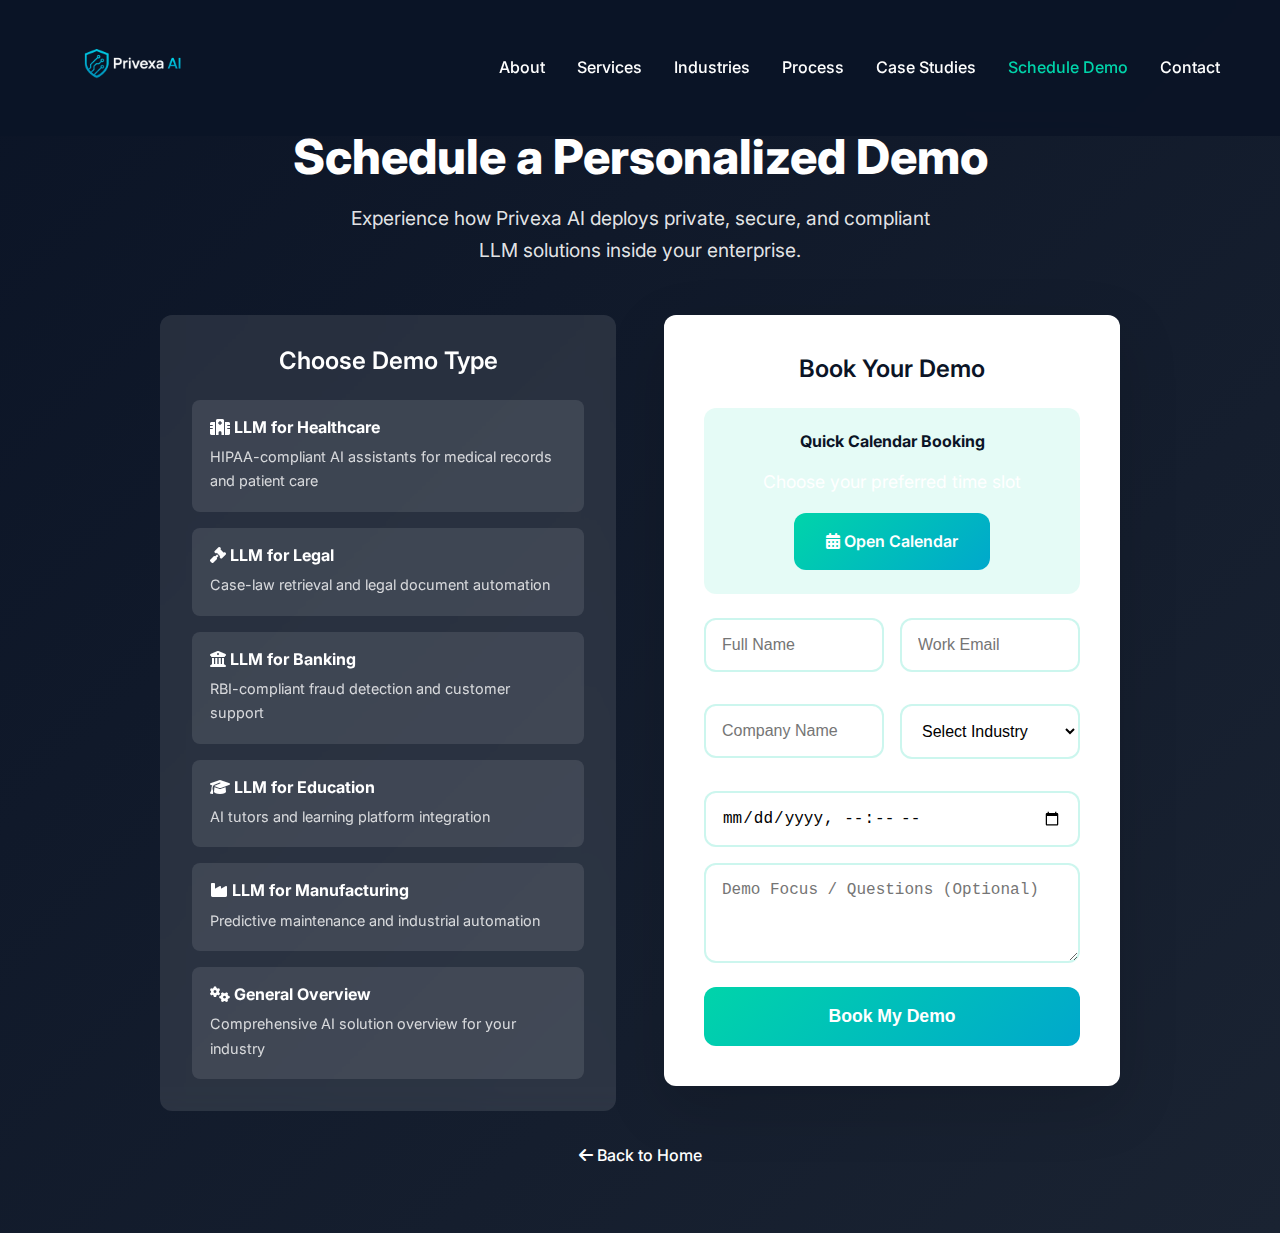
<file: privexa ai/schedule-demo.html>
<!DOCTYPE html>
<html lang="en">
<head>
    <meta charset="UTF-8">
    <meta name="viewport" content="width=device-width, initial-scale=1.0">
    <title>Schedule Demo - Privexa AI Solutions</title>
    <meta name="description" content="Schedule a personalized demo to experience how Privexa AI deploys private, secure, and compliant LLM solutions inside your enterprise.">
    <link rel="stylesheet" href="styles.css">
    <link href="https://fonts.googleapis.com/css2?family=Inter:wght@300;400;500;600;700;800&display=swap" rel="stylesheet">
    <link rel="stylesheet" href="https://cdnjs.cloudflare.com/ajax/libs/font-awesome/6.4.0/css/all.min.css">
    <style>
        .demo-page {
            padding: 8rem 0 4rem;
            background: linear-gradient(135deg, var(--primary-navy) 0%, var(--secondary-navy) 100%);
            color: var(--white);
            min-height: 100vh;
        }
        
        .demo-container {
            max-width: 1000px;
            margin: 0 auto;
            padding: 0 20px;
        }
        
        .demo-header {
            text-align: center;
            margin-bottom: 3rem;
        }
        
        .demo-header h1 {
            color: var(--white);
            font-size: 3rem;
            margin-bottom: 1rem;
        }
        
        .demo-header p {
            color: rgba(255, 255, 255, 0.9);
            font-size: 1.2rem;
            max-width: 600px;
            margin: 0 auto;
        }
        
        .demo-content {
            display: grid;
            grid-template-columns: 1fr 1fr;
            gap: 3rem;
            align-items: start;
        }
        
        .demo-types {
            background: rgba(255, 255, 255, 0.1);
            padding: 2rem;
            border-radius: var(--border-radius);
            backdrop-filter: blur(10px);
        }
        
        .demo-types h3 {
            color: var(--white);
            margin-bottom: 1.5rem;
            text-align: center;
        }
        
        .demo-type-options {
            display: grid;
            gap: 1rem;
        }
        
        .demo-type-option {
            background: rgba(255, 255, 255, 0.1);
            padding: 1rem;
            border-radius: 8px;
            cursor: pointer;
            transition: var(--transition);
            border: 2px solid transparent;
        }
        
        .demo-type-option:hover,
        .demo-type-option.selected {
            background: rgba(0, 212, 170, 0.2);
            border-color: var(--accent-teal);
        }
        
        .demo-type-option h4 {
            color: var(--white);
            margin-bottom: 0.5rem;
        }
        
        .demo-type-option p {
            color: rgba(255, 255, 255, 0.8);
            font-size: 0.9rem;
            margin: 0;
        }
        
        .demo-form-section {
            background: var(--white);
            padding: 2.5rem;
            border-radius: var(--border-radius);
            box-shadow: var(--shadow-lg);
        }
        
        .demo-form-section h3 {
            color: var(--primary-navy);
            margin-bottom: 1.5rem;
            text-align: center;
        }
        
        .form-row {
            display: grid;
            grid-template-columns: 1fr 1fr;
            gap: 1rem;
            margin-bottom: 1rem;
        }
        
        .form-group {
            margin-bottom: 1rem;
        }
        
        .form-group input,
        .form-group select,
        .form-group textarea {
            width: 100%;
            padding: 1rem;
            border: 2px solid rgba(0, 212, 170, 0.2);
            border-radius: var(--border-radius);
            font-size: 1rem;
            transition: var(--transition);
            background: var(--white);
        }
        
        .form-group input:focus,
        .form-group select:focus,
        .form-group textarea:focus {
            outline: none;
            border-color: var(--accent-teal);
            box-shadow: 0 0 0 3px rgba(0, 212, 170, 0.1);
        }
        
        .form-group textarea {
            resize: vertical;
            min-height: 100px;
        }
        
        .calendar-integration {
            background: rgba(0, 212, 170, 0.1);
            padding: 1.5rem;
            border-radius: var(--border-radius);
            margin-bottom: 1.5rem;
            text-align: center;
        }
        
        .calendar-integration h4 {
            color: var(--primary-navy);
            margin-bottom: 1rem;
        }
        
        .calendar-btn {
            background: var(--gradient-teal);
            color: var(--white);
            padding: 1rem 2rem;
            border: none;
            border-radius: var(--border-radius);
            font-size: 1rem;
            font-weight: 600;
            cursor: pointer;
            transition: var(--transition);
            text-decoration: none;
            display: inline-block;
        }
        
        .calendar-btn:hover {
            transform: translateY(-2px);
            box-shadow: var(--shadow-lg);
        }
        
        .demo-submit-btn {
            width: 100%;
            padding: 1.2rem;
            background: var(--gradient-teal);
            color: var(--white);
            border: none;
            border-radius: var(--border-radius);
            font-size: 1.1rem;
            font-weight: 600;
            cursor: pointer;
            transition: var(--transition);
        }
        
        .demo-submit-btn:hover {
            transform: translateY(-2px);
            box-shadow: var(--shadow-lg);
        }
        
        .back-to-home {
            text-align: center;
            margin-top: 2rem;
        }
        
        .back-to-home a {
            color: var(--white);
            text-decoration: none;
            font-weight: 500;
            transition: var(--transition);
        }
        
        .back-to-home a:hover {
            color: var(--accent-teal);
        }
        
        @media (max-width: 768px) {
            .demo-content {
                grid-template-columns: 1fr;
                gap: 2rem;
            }
            
            .form-row {
                grid-template-columns: 1fr;
            }
            
            .demo-header h1 {
                font-size: 2rem;
            }
        }
    </style>
</head>
<body>
    <!-- Navigation -->
    <nav class="navbar">
        <div class="nav-container">
            <div class="nav-logo">
                <a href="index.html">
                    <img src="ChatGPT Image Sep 6, 2025, 12_57_06 PM.png" alt="Privexa AI Logo" class="logo-img">
                </a>
            </div>
            <ul class="nav-menu">
                <li><a href="index.html#about">About</a></li>
                <li><a href="index.html#services">Services</a></li>
                <li><a href="index.html#industries">Industries</a></li>
                <li><a href="index.html#process">Process</a></li>
                <li><a href="index.html#case-studies">Case Studies</a></li>
                <li><a href="schedule-demo.html" class="active">Schedule Demo</a></li>
                <li><a href="index.html#contact">Contact</a></li>
            </ul>
            <div class="hamburger">
                <span></span>
                <span></span>
                <span></span>
            </div>
        </div>
    </nav>

    <!-- Demo Page -->
    <section class="demo-page">
        <div class="demo-container">
            <div class="demo-header">
                <h1>Schedule a Personalized Demo</h1>
                <p>Experience how Privexa AI deploys private, secure, and compliant LLM solutions inside your enterprise.</p>
            </div>
            
            <div class="demo-content">
                <div class="demo-types">
                    <h3>Choose Demo Type</h3>
                    <div class="demo-type-options">
                        <div class="demo-type-option" data-type="healthcare">
                            <h4><i class="fas fa-hospital"></i> LLM for Healthcare</h4>
                            <p>HIPAA-compliant AI assistants for medical records and patient care</p>
                        </div>
                        <div class="demo-type-option" data-type="legal">
                            <h4><i class="fas fa-gavel"></i> LLM for Legal</h4>
                            <p>Case-law retrieval and legal document automation</p>
                        </div>
                        <div class="demo-type-option" data-type="banking">
                            <h4><i class="fas fa-university"></i> LLM for Banking</h4>
                            <p>RBI-compliant fraud detection and customer support</p>
                        </div>
                        <div class="demo-type-option" data-type="education">
                            <h4><i class="fas fa-graduation-cap"></i> LLM for Education</h4>
                            <p>AI tutors and learning platform integration</p>
                        </div>
                        <div class="demo-type-option" data-type="manufacturing">
                            <h4><i class="fas fa-industry"></i> LLM for Manufacturing</h4>
                            <p>Predictive maintenance and industrial automation</p>
                        </div>
                        <div class="demo-type-option" data-type="general">
                            <h4><i class="fas fa-cogs"></i> General Overview</h4>
                            <p>Comprehensive AI solution overview for your industry</p>
                        </div>
                    </div>
                </div>
                
                <div class="demo-form-section">
                    <h3>Book Your Demo</h3>
                    
                    <div class="calendar-integration">
                        <h4>Quick Calendar Booking</h4>
                        <p>Choose your preferred time slot</p>
                        <a href="https://calendly.com/privexa-ai/demo" class="calendar-btn" target="_blank">
                            <i class="fas fa-calendar-alt"></i> Open Calendar
                        </a>
                    </div>
                    
                    <form class="demo-form">
                        <div class="form-row">
                            <div class="form-group">
                                <input type="text" placeholder="Full Name" required>
                            </div>
                            <div class="form-group">
                                <input type="email" placeholder="Work Email" required>
                            </div>
                        </div>
                        <div class="form-row">
                            <div class="form-group">
                                <input type="text" placeholder="Company Name" required>
                            </div>
                            <div class="form-group">
                                <select required>
                                    <option value="">Select Industry</option>
                                    <option value="healthcare">Healthcare & Pharma</option>
                                    <option value="legal">Legal</option>
                                    <option value="banking">Banking & Finance</option>
                                    <option value="education">Education</option>
                                    <option value="manufacturing">Manufacturing</option>
                                    <option value="other">Other</option>
                                </select>
                            </div>
                        </div>
                        <div class="form-group">
                            <input type="datetime-local" placeholder="Preferred Date & Time" required>
                        </div>
                        <div class="form-group">
                            <textarea placeholder="Demo Focus / Questions (Optional)" rows="3"></textarea>
                        </div>
                        <button type="submit" class="demo-submit-btn">Book My Demo</button>
                    </form>
                </div>
            </div>
            
            <div class="back-to-home">
                <a href="index.html"><i class="fas fa-arrow-left"></i> Back to Home</a>
            </div>
        </div>
    </section>

    <script src="script.js"></script>
    <script>
        // Demo type selection
        document.querySelectorAll('.demo-type-option').forEach(option => {
            option.addEventListener('click', function() {
                document.querySelectorAll('.demo-type-option').forEach(opt => opt.classList.remove('selected'));
                this.classList.add('selected');
            });
        });
        
        // Demo form submission
        document.querySelector('.demo-form').addEventListener('submit', function(e) {
            e.preventDefault();
            
            const formData = new FormData(this);
            const data = Object.fromEntries(formData);
            
            // Show success message
            showNotification('Your demo is booked! A calendar invite and meeting link have been sent to your email.', 'success');
            
            // Reset form
            this.reset();
            document.querySelectorAll('.demo-type-option').forEach(opt => opt.classList.remove('selected'));
        });
        
        // Mobile navigation
        const hamburger = document.querySelector('.hamburger');
        const navMenu = document.querySelector('.nav-menu');
        
        hamburger.addEventListener('click', () => {
            hamburger.classList.toggle('active');
            navMenu.classList.toggle('active');
        });
        
        // Close mobile menu when clicking on a link
        document.querySelectorAll('.nav-menu a').forEach(link => {
            link.addEventListener('click', () => {
                hamburger.classList.remove('active');
                navMenu.classList.remove('active');
            });
        });
    </script>
</body>
</html>
</file>
<file: privexa ai/styles.css>
/* Reset and Base Styles */

* {
    margin: 0;
    padding: 0;
    box-sizing: border-box;
}

:root {
    --primary-navy: #0B1426;
    --secondary-navy: #1A2332;
    --accent-teal: #00D4AA;
    --gradient-teal: linear-gradient(135deg, #00D4AA 0%, #00A8CC 100%);
    --white: #FFFFFF;
    --light-gray: #F8F9FA;
    --medium-gray: #6C757D;
    --dark-gray: #343A40;
    --success-green: #28A745;
    --warning-orange: #FFC107;
    --danger-red: #DC3545;
    --shadow: 0 10px 30px rgba(0, 0, 0, 0.1);
    --shadow-lg: 0 20px 60px rgba(0, 0, 0, 0.15);
    --border-radius: 12px;
    --transition: all 0.3s cubic-bezier(0.4, 0, 0.2, 1);
}

body {
    font-family: 'Inter', sans-serif;
    line-height: 1.6;
    color: var(--dark-gray);
    background-color: var(--white);
    overflow-x: hidden;
}

.container {
    max-width: 1200px;
    margin: 0 auto;
    padding: 0 20px;
}


/* Typography */

h1,
h2,
h3,
h4,
h5,
h6 {
    font-weight: 700;
    line-height: 1.2;
    margin-bottom: 1rem;
}

h1 {
    font-size: 3.5rem;
    font-weight: 800;
}

h2 {
    font-size: 2.5rem;
    font-weight: 700;
}

h3 {
    font-size: 1.5rem;
    font-weight: 600;
}

p {
    margin-bottom: 1rem;
    font-size: 1.1rem;
    line-height: 1.7;
}


/* Buttons */

.btn-primary,
.btn-secondary {
    padding: 15px 30px;
    border: none;
    border-radius: var(--border-radius);
    font-size: 1.1rem;
    font-weight: 600;
    cursor: pointer;
    transition: var(--transition);
    text-decoration: none;
    display: inline-block;
    text-align: center;
}

.btn-primary {
    background: var(--gradient-teal);
    color: var(--white);
    box-shadow: var(--shadow);
}

.btn-primary:hover {
    transform: translateY(-2px);
    box-shadow: var(--shadow-lg);
}

.btn-secondary {
    background: transparent;
    color: var(--primary-navy);
    border: 2px solid var(--primary-navy);
}

.btn-secondary:hover {
    background: var(--primary-navy);
    color: var(--white);
    transform: translateY(-2px);
}


/* Gradient Text */

.gradient-text {
    background: var(--gradient-teal);
    -webkit-background-clip: text;
    -webkit-text-fill-color: transparent;
    background-clip: text;
}


/* Navigation */

.navbar {
    position: fixed;
    top: 0;
    width: 100%;
    background: rgba(11, 20, 38, 0.95);
    backdrop-filter: blur(10px);
    z-index: 1000;
    padding: 1rem 0;
    transition: var(--transition);
}

.nav-container {
    max-width: 1200px;
    margin: 0 auto;
    padding: 0 20px;
    display: flex;
    justify-content: space-between;
    align-items: center;
}

.nav-logo h2 {
    color: var(--white);
    font-size: 1.8rem;
    font-weight: 800;
    margin: 0;
}

.logo-img {
    height: 96px;
    width: auto;
    max-width: 320px;
    object-fit: contain;
}

@media (max-width: 768px) {
    .logo-img {
        height: 72px;
        max-width: 260px;
    }
}

@media (max-width: 480px) {
    .logo-img {
        height: 56px;
        max-width: 220px;
    }
}

.nav-menu a.active {
    color: var(--accent-teal);
}

.nav-menu {
    display: flex;
    list-style: none;
    gap: 2rem;
}

.nav-menu a {
    color: var(--white);
    text-decoration: none;
    font-weight: 500;
    transition: var(--transition);
    position: relative;
}

.nav-menu a:hover {
    color: var(--accent-teal);
}

.nav-menu a::after {
    content: '';
    position: absolute;
    bottom: -5px;
    left: 0;
    width: 0;
    height: 2px;
    background: var(--gradient-teal);
    transition: var(--transition);
}

.nav-menu a:hover::after {
    width: 100%;
}

.hamburger {
    display: none;
    flex-direction: column;
    cursor: pointer;
}

.hamburger span {
    width: 25px;
    height: 3px;
    background: var(--white);
    margin: 3px 0;
    transition: var(--transition);
}


/* Hero Section */

.hero {
    min-height: 100vh;
    display: flex;
    align-items: center;
    position: relative;
    background: linear-gradient(135deg, var(--primary-navy) 0%, var(--secondary-navy) 100%);
    overflow: hidden;
    padding-top: 120px;
}

.hero-background {
    position: absolute;
    top: 0;
    left: 0;
    width: 100%;
    height: 100%;
    z-index: 1;
}

.neural-network {
    position: absolute;
    top: 0;
    left: 0;
    width: 100%;
    height: 100%;
    background: url('data:image/svg+xml,<svg xmlns="http://www.w3.org/2000/svg" viewBox="0 0 1000 1000"><defs><radialGradient id="grad1" cx="50%" cy="50%" r="50%"><stop offset="0%" style="stop-color:%2300D4AA;stop-opacity:0.1" /><stop offset="100%" style="stop-color:%2300D4AA;stop-opacity:0" /></radialGradient></defs><circle cx="200" cy="200" r="3" fill="%2300D4AA" opacity="0.6"><animate attributeName="opacity" values="0.6;1;0.6" dur="3s" repeatCount="indefinite"/></circle><circle cx="400" cy="300" r="2" fill="%2300A8CC" opacity="0.8"><animate attributeName="opacity" values="0.8;0.4;0.8" dur="2.5s" repeatCount="indefinite"/></circle><circle cx="600" cy="150" r="4" fill="%2300D4AA" opacity="0.7"><animate attributeName="opacity" values="0.7;1;0.7" dur="4s" repeatCount="indefinite"/></circle><circle cx="800" cy="400" r="2.5" fill="%2300A8CC" opacity="0.9"><animate attributeName="opacity" values="0.9;0.3;0.9" dur="3.5s" repeatCount="indefinite"/></circle><line x1="200" y1="200" x2="400" y2="300" stroke="%2300D4AA" stroke-width="1" opacity="0.3"><animate attributeName="opacity" values="0.3;0.7;0.3" dur="2s" repeatCount="indefinite"/></line><line x1="400" y1="300" x2="600" y2="150" stroke="%2300A8CC" stroke-width="1" opacity="0.4"><animate attributeName="opacity" values="0.4;0.8;0.4" dur="2.8s" repeatCount="indefinite"/></line><line x1="600" y1="150" x2="800" y2="400" stroke="%2300D4AA" stroke-width="1" opacity="0.5"><animate attributeName="opacity" values="0.5;0.9;0.5" dur="3.2s" repeatCount="indefinite"/></line></svg>') no-repeat center center;
    background-size: cover;
    opacity: 0.3;
}

.shield-overlay {
    position: absolute;
    top: 50%;
    right: -10%;
    width: 400px;
    height: 400px;
    background: radial-gradient(circle, rgba(0, 212, 170, 0.1) 0%, transparent 70%);
    border-radius: 50%;
    transform: translateY(-50%);
    animation: float 6s ease-in-out infinite;
}

@keyframes float {
    0%,
    100% {
        transform: translateY(-50%) translateX(0);
    }
    50% {
        transform: translateY(-60%) translateX(-20px);
    }
}

.hero-content {
    position: relative;
    z-index: 2;
    width: 100%;
}

.hero-title {
    color: var(--white);
    font-size: 3.5rem;
    font-weight: 800;
    margin-bottom: 1.5rem;
    line-height: 1.1;
}

.hero-subtitle {
    color: rgba(255, 255, 255, 0.9);
    font-size: 1.3rem;
    margin-bottom: 2.5rem;
    max-width: 600px;
}

.hero-cta {
    display: flex;
    gap: 1.5rem;
    margin-bottom: 4rem;
    flex-wrap: wrap;
}

.hero-stats {
    display: flex;
    gap: 3rem;
    flex-wrap: wrap;
}

.stat {
    text-align: center;
}

.stat h3 {
    color: var(--accent-teal);
    font-size: 2.5rem;
    font-weight: 800;
    margin-bottom: 0.5rem;
}

.stat p {
    color: rgba(255, 255, 255, 0.8);
    font-size: 1rem;
    margin: 0;
}


/* Section Headers */

.section-header {
    text-align: center;
    margin-bottom: 4rem;
}

.section-header h2 {
    color: var(--primary-navy);
    margin-bottom: 1rem;
}

.section-header p {
    color: var(--medium-gray);
    font-size: 1.2rem;
    max-width: 600px;
    margin: 0 auto;
}


/* About Section */

.about {
    padding: 6rem 0;
    background: var(--light-gray);
}

.about-content {
    display: grid;
    grid-template-columns: 1fr 1fr;
    gap: 4rem;
    align-items: center;
}

.about-text h3 {
    color: var(--primary-navy);
    margin-bottom: 1rem;
}

.about-text p {
    color: var(--medium-gray);
    margin-bottom: 2rem;
}

.difference-points {
    display: flex;
    flex-direction: column;
    gap: 1.5rem;
}

.point {
    display: flex;
    align-items: flex-start;
    gap: 1rem;
}

.point i {
    color: var(--accent-teal);
    font-size: 1.5rem;
    margin-top: 0.2rem;
}

.point h4 {
    color: var(--primary-navy);
    margin-bottom: 0.5rem;
}

.point p {
    color: var(--medium-gray);
    margin: 0;
    font-size: 1rem;
}

.about-visual {
    display: flex;
    justify-content: center;
    align-items: center;
}

.ai-visualization {
    position: relative;
    width: 300px;
    height: 300px;
}

.central-node {
    position: absolute;
    top: 50%;
    left: 50%;
    transform: translate(-50%, -50%);
    width: 80px;
    height: 80px;
    background: var(--gradient-teal);
    border-radius: 50%;
    display: flex;
    align-items: center;
    justify-content: center;
    box-shadow: var(--shadow-lg);
    animation: pulse 2s ease-in-out infinite;
}

.central-node i {
    color: var(--white);
    font-size: 2rem;
}

@keyframes pulse {
    0%,
    100% {
        transform: translate(-50%, -50%) scale(1);
    }
    50% {
        transform: translate(-50%, -50%) scale(1.1);
    }
}

.satellite-nodes {
    position: absolute;
    top: 0;
    left: 0;
    width: 100%;
    height: 100%;
}

.node {
    position: absolute;
    width: 50px;
    height: 50px;
    background: var(--white);
    border: 3px solid var(--accent-teal);
    border-radius: 50%;
    display: flex;
    align-items: center;
    justify-content: center;
    box-shadow: var(--shadow);
    animation: orbit 8s linear infinite;
}

.node:nth-child(1) {
    top: 20px;
    left: 50%;
    transform: translateX(-50%);
    animation-delay: 0s;
}

.node:nth-child(2) {
    top: 50%;
    right: 20px;
    transform: translateY(-50%);
    animation-delay: -1.6s;
}

.node:nth-child(3) {
    bottom: 20px;
    left: 50%;
    transform: translateX(-50%);
    animation-delay: -3.2s;
}

.node:nth-child(4) {
    top: 50%;
    left: 20px;
    transform: translateY(-50%);
    animation-delay: -4.8s;
}

.node:nth-child(5) {
    top: 30%;
    right: 30%;
    animation-delay: -6.4s;
}

.node i {
    color: var(--accent-teal);
    font-size: 1.2rem;
}

@keyframes orbit {
    0% {
        transform: rotate(0deg) translateX(100px) rotate(0deg);
    }
    100% {
        transform: rotate(360deg) translateX(100px) rotate(-360deg);
    }
}


/* Services Section */

.services {
    padding: 6rem 0;
    background: var(--white);
}

.services-grid {
    display: grid;
    grid-template-columns: repeat(auto-fit, minmax(350px, 1fr));
    gap: 2rem;
}

.service-card {
    background: var(--white);
    padding: 2.5rem;
    border-radius: var(--border-radius);
    box-shadow: var(--shadow);
    transition: var(--transition);
    border: 1px solid rgba(0, 212, 170, 0.1);
}

.service-card:hover {
    transform: translateY(-5px);
    box-shadow: var(--shadow-lg);
    border-color: var(--accent-teal);
}

.service-icon {
    width: 70px;
    height: 70px;
    background: var(--gradient-teal);
    border-radius: 50%;
    display: flex;
    align-items: center;
    justify-content: center;
    margin-bottom: 1.5rem;
}

.service-icon i {
    color: var(--white);
    font-size: 1.8rem;
}

.service-card h3 {
    color: var(--primary-navy);
    margin-bottom: 1rem;
}

.service-card p {
    color: var(--medium-gray);
    margin-bottom: 1.5rem;
}

.service-card ul {
    list-style: none;
    padding: 0;
}

.service-card li {
    color: var(--medium-gray);
    margin-bottom: 0.5rem;
    position: relative;
    padding-left: 1.5rem;
}

.service-card li::before {
    content: '✓';
    position: absolute;
    left: 0;
    color: var(--accent-teal);
    font-weight: bold;
}


/* Industries Section */

.industries {
    padding: 6rem 0;
    background: var(--light-gray);
}

.industries-grid {
    display: grid;
    grid-template-columns: repeat(auto-fit, minmax(300px, 1fr));
    gap: 2rem;
}

.industry-card {
    background: var(--white);
    padding: 2.5rem;
    border-radius: var(--border-radius);
    box-shadow: var(--shadow);
    transition: var(--transition);
    text-align: center;
}

.industry-card:hover {
    transform: translateY(-5px);
    box-shadow: var(--shadow-lg);
}

.industry-icon {
    width: 80px;
    height: 80px;
    background: var(--gradient-teal);
    border-radius: 50%;
    display: flex;
    align-items: center;
    justify-content: center;
    margin: 0 auto 1.5rem;
}

.industry-icon i {
    color: var(--white);
    font-size: 2rem;
}

.industry-card h3 {
    color: var(--primary-navy);
    margin-bottom: 1rem;
}

.industry-card p {
    color: var(--medium-gray);
    margin-bottom: 1.5rem;
}

.industry-features {
    display: flex;
    flex-wrap: wrap;
    gap: 0.5rem;
    justify-content: center;
}

.feature-tag {
    background: rgba(0, 212, 170, 0.1);
    color: var(--accent-teal);
    padding: 0.3rem 0.8rem;
    border-radius: 20px;
    font-size: 0.9rem;
    font-weight: 500;
}


/* Why Choose Us Section */

.why-choose {
    padding: 6rem 0;
    background: var(--white);
}

.usp-grid {
    display: grid;
    grid-template-columns: repeat(auto-fit, minmax(300px, 1fr));
    gap: 2rem;
}

.usp-card {
    background: var(--white);
    padding: 2rem;
    border-radius: var(--border-radius);
    box-shadow: var(--shadow);
    transition: var(--transition);
    text-align: center;
    border: 1px solid rgba(0, 212, 170, 0.1);
}

.usp-card:hover {
    transform: translateY(-5px);
    box-shadow: var(--shadow-lg);
    border-color: var(--accent-teal);
}

.usp-icon {
    width: 60px;
    height: 60px;
    background: var(--gradient-teal);
    border-radius: 50%;
    display: flex;
    align-items: center;
    justify-content: center;
    margin: 0 auto 1.5rem;
}

.usp-icon i {
    color: var(--white);
    font-size: 1.5rem;
}

.usp-card h3 {
    color: var(--primary-navy);
    margin-bottom: 1rem;
}

.usp-card p {
    color: var(--medium-gray);
    margin: 0;
}


/* Process Section */

.process {
    padding: 6rem 0;
    background: var(--light-gray);
}

.process-steps {
    display: grid;
    grid-template-columns: repeat(auto-fit, minmax(300px, 1fr));
    gap: 2rem;
}

.step {
    display: flex;
    align-items: flex-start;
    gap: 1.5rem;
    background: var(--white);
    padding: 2rem;
    border-radius: var(--border-radius);
    box-shadow: var(--shadow);
    transition: var(--transition);
}

.step:hover {
    transform: translateY(-3px);
    box-shadow: var(--shadow-lg);
}

.step-number {
    width: 50px;
    height: 50px;
    background: var(--gradient-teal);
    color: var(--white);
    border-radius: 50%;
    display: flex;
    align-items: center;
    justify-content: center;
    font-size: 1.2rem;
    font-weight: 700;
    flex-shrink: 0;
}

.step-content h3 {
    color: var(--primary-navy);
    margin-bottom: 0.5rem;
}

.step-content p {
    color: var(--medium-gray);
    margin: 0;
}


/* Case Studies Section */

.case-studies {
    padding: 6rem 0;
    background: var(--white);
}

.case-studies-grid {
    display: grid;
    grid-template-columns: repeat(auto-fit, minmax(300px, 1fr));
    gap: 2rem;
}

.case-study {
    background: var(--white);
    padding: 2rem;
    border-radius: var(--border-radius);
    box-shadow: var(--shadow);
    transition: var(--transition);
    border: 1px solid rgba(0, 212, 170, 0.1);
}

.case-study:hover {
    transform: translateY(-5px);
    box-shadow: var(--shadow-lg);
    border-color: var(--accent-teal);
}

.case-study-header {
    display: flex;
    align-items: center;
    gap: 1rem;
    margin-bottom: 1rem;
}

.case-study-icon {
    width: 50px;
    height: 50px;
    background: var(--gradient-teal);
    border-radius: 50%;
    display: flex;
    align-items: center;
    justify-content: center;
}

.case-study-icon i {
    color: var(--white);
    font-size: 1.2rem;
}

.case-study-info h3 {
    color: var(--primary-navy);
    margin: 0;
    font-size: 1.2rem;
}

.industry-tag {
    background: rgba(0, 212, 170, 0.1);
    color: var(--accent-teal);
    padding: 0.2rem 0.6rem;
    border-radius: 15px;
    font-size: 0.8rem;
    font-weight: 500;
}

.case-study p {
    color: var(--medium-gray);
    margin-bottom: 1.5rem;
}

.case-study-results {
    display: flex;
    gap: 1.5rem;
}

.result {
    text-align: center;
}

.result-number {
    display: block;
    color: var(--accent-teal);
    font-size: 1.5rem;
    font-weight: 700;
}

.result-label {
    color: var(--medium-gray);
    font-size: 0.9rem;
}


/* LLM Trends Section */

.llm-trends {
    padding: 6rem 0;
    background: var(--white);
}

.trends-grid {
    display: grid;
    grid-template-columns: repeat(auto-fit, minmax(350px, 1fr));
    gap: 2rem;
}

.trend-card {
    background: var(--white);
    padding: 2.5rem;
    border-radius: var(--border-radius);
    box-shadow: var(--shadow);
    transition: var(--transition);
    border: 1px solid rgba(0, 212, 170, 0.1);
}

.trend-card:hover {
    transform: translateY(-5px);
    box-shadow: var(--shadow-lg);
    border-color: var(--accent-teal);
}

.trend-icon {
    width: 70px;
    height: 70px;
    background: var(--gradient-teal);
    border-radius: 50%;
    display: flex;
    align-items: center;
    justify-content: center;
    margin-bottom: 1.5rem;
}

.trend-icon i {
    color: var(--white);
    font-size: 1.8rem;
}

.trend-card h3 {
    color: var(--primary-navy);
    margin-bottom: 1rem;
}

.trend-card p {
    color: var(--medium-gray);
    margin-bottom: 1.5rem;
    line-height: 1.6;
}

.trend-benefits {
    display: flex;
    flex-wrap: wrap;
    gap: 0.5rem;
}

.benefit-tag {
    background: rgba(0, 212, 170, 0.1);
    color: var(--accent-teal);
    padding: 0.3rem 0.8rem;
    border-radius: 20px;
    font-size: 0.8rem;
    font-weight: 500;
}


/* Tech Stack Section */

.tech-stack {
    padding: 6rem 0;
    background: var(--light-gray);
}

.tech-categories {
    display: grid;
    grid-template-columns: repeat(auto-fit, minmax(250px, 1fr));
    gap: 2rem;
}

.tech-category {
    background: var(--white);
    padding: 2rem;
    border-radius: var(--border-radius);
    box-shadow: var(--shadow);
    text-align: center;
}

.tech-category h3 {
    color: var(--primary-navy);
    margin-bottom: 1.5rem;
}

.tech-items {
    display: flex;
    flex-wrap: wrap;
    gap: 0.5rem;
    justify-content: center;
}

.tech-item {
    background: rgba(0, 212, 170, 0.1);
    color: var(--accent-teal);
    padding: 0.5rem 1rem;
    border-radius: 20px;
    font-size: 0.9rem;
    font-weight: 500;
    border: 1px solid rgba(0, 212, 170, 0.2);
}


/* Engagement Models Section */

.engagement-models {
    padding: 6rem 0;
    background: var(--white);
}

.engagement-grid {
    display: grid;
    grid-template-columns: repeat(auto-fit, minmax(300px, 1fr));
    gap: 2rem;
}

.engagement-card {
    background: var(--white);
    padding: 2.5rem;
    border-radius: var(--border-radius);
    box-shadow: var(--shadow);
    transition: var(--transition);
    border: 1px solid rgba(0, 212, 170, 0.1);
    position: relative;
}

.engagement-card:hover {
    transform: translateY(-5px);
    box-shadow: var(--shadow-lg);
    border-color: var(--accent-teal);
}

.engagement-card.featured {
    border-color: var(--accent-teal);
    transform: scale(1.05);
}

.engagement-card.featured:hover {
    transform: scale(1.05) translateY(-5px);
}

.engagement-badge {
    position: absolute;
    top: -10px;
    left: 50%;
    transform: translateX(-50%);
    background: var(--gradient-teal);
    color: var(--white);
    padding: 0.5rem 1.5rem;
    border-radius: 20px;
    font-size: 0.9rem;
    font-weight: 600;
}

.engagement-icon {
    width: 70px;
    height: 70px;
    background: var(--gradient-teal);
    border-radius: 50%;
    display: flex;
    align-items: center;
    justify-content: center;
    margin: 0 auto 1.5rem;
}

.engagement-icon i {
    color: var(--white);
    font-size: 1.8rem;
}

.engagement-card h3 {
    color: var(--primary-navy);
    margin-bottom: 1rem;
    text-align: center;
}

.engagement-card p {
    color: var(--medium-gray);
    margin-bottom: 1.5rem;
    text-align: center;
}

.engagement-card ul {
    list-style: none;
    padding: 0;
    margin-bottom: 2rem;
}

.engagement-card li {
    color: var(--medium-gray);
    margin-bottom: 0.5rem;
    position: relative;
    padding-left: 1.5rem;
}

.engagement-card li::before {
    content: '✓';
    position: absolute;
    left: 0;
    color: var(--accent-teal);
    font-weight: bold;
}

.engagement-price {
    text-align: center;
    padding-top: 1rem;
    border-top: 1px solid rgba(0, 212, 170, 0.1);
}

.price-label {
    display: block;
    color: var(--medium-gray);
    font-size: 0.9rem;
    margin-bottom: 0.5rem;
}

.price {
    color: var(--accent-teal);
    font-size: 1.8rem;
    font-weight: 700;
}


/* FAQ Section */

.faq {
    padding: 6rem 0;
    background: var(--light-gray);
}

.faq-list {
    max-width: 800px;
    margin: 0 auto;
}

.faq-item {
    background: var(--white);
    margin-bottom: 1rem;
    border-radius: var(--border-radius);
    box-shadow: var(--shadow);
    overflow: hidden;
}

.faq-question {
    padding: 1.5rem;
    cursor: pointer;
    display: flex;
    justify-content: space-between;
    align-items: center;
    transition: var(--transition);
}

.faq-question:hover {
    background: rgba(0, 212, 170, 0.05);
}

.faq-question h3 {
    color: var(--primary-navy);
    margin: 0;
    font-size: 1.1rem;
}

.faq-question i {
    color: var(--accent-teal);
    transition: var(--transition);
}

.faq-item.active .faq-question i {
    transform: rotate(180deg);
}

.faq-answer {
    padding: 0 1.5rem;
    max-height: 0;
    overflow: hidden;
    transition: var(--transition);
}

.faq-item.active .faq-answer {
    padding: 0 1.5rem 1.5rem;
    max-height: 200px;
}

.faq-answer p {
    color: var(--medium-gray);
    margin: 0;
}


/* Join Our Team Section */

.join-team {
    padding: 6rem 0;
    background: var(--light-gray);
}

.join-team-content {
    text-align: center;
    max-width: 1000px;
    margin: 0 auto;
}

.join-team-content h2 {
    color: var(--primary-navy);
    margin-bottom: 1.5rem;
    font-size: 2.5rem;
}

.join-team-content p {
    color: var(--medium-gray);
    font-size: 1.2rem;
    margin-bottom: 3rem;
    line-height: 1.7;
}

.team-roles {
    display: grid;
    grid-template-columns: repeat(auto-fit, minmax(200px, 1fr));
    gap: 2rem;
    margin-bottom: 3rem;
}

.role-card {
    background: var(--white);
    padding: 2rem;
    border-radius: var(--border-radius);
    box-shadow: var(--shadow);
    transition: var(--transition);
    text-align: center;
}

.role-card:hover {
    transform: translateY(-5px);
    box-shadow: var(--shadow-lg);
}

.role-card i {
    color: var(--accent-teal);
    font-size: 2.5rem;
    margin-bottom: 1rem;
}

.role-card h3 {
    color: var(--primary-navy);
    margin-bottom: 0.5rem;
    font-size: 1.2rem;
}

.role-card p {
    color: var(--medium-gray);
    margin: 0;
    font-size: 0.9rem;
}

.join-team-btn {
    font-size: 1.2rem;
    padding: 1rem 2.5rem;
}


/* Consultation Form Section */

.consultation-form {
    padding: 6rem 0;
    background: var(--white);
}

.consultation-content {
    max-width: 800px;
    margin: 0 auto;
    text-align: center;
}

.consultation-content h2 {
    color: var(--primary-navy);
    margin-bottom: 1rem;
    font-size: 2.5rem;
}

.consultation-content p {
    color: var(--medium-gray);
    font-size: 1.2rem;
    margin-bottom: 3rem;
}

.consultation-form-wrapper {
    background: var(--light-gray);
    padding: 3rem;
    border-radius: var(--border-radius);
    box-shadow: var(--shadow);
}

.form-row {
    display: grid;
    grid-template-columns: 1fr 1fr;
    gap: 1rem;
    margin-bottom: 1rem;
}


/* Final CTA Section */

.final-cta {
    padding: 6rem 0;
    background: linear-gradient(135deg, var(--primary-navy) 0%, var(--secondary-navy) 100%);
    color: var(--white);
}

.final-cta .container {
    display: grid;
    grid-template-columns: 1fr 1fr;
    gap: 4rem;
    align-items: center;
}

.cta-content h2 {
    color: var(--white);
    margin-bottom: 1rem;
}

.cta-content p {
    color: rgba(255, 255, 255, 0.9);
    margin-bottom: 2rem;
}

.cta-buttons {
    display: flex;
    gap: 1rem;
    flex-wrap: wrap;
}

.contact-form {
    background: var(--white);
    padding: 2.5rem;
    border-radius: var(--border-radius);
    box-shadow: var(--shadow-lg);
}

.contact-form h3 {
    color: var(--primary-navy);
    margin-bottom: 1.5rem;
    text-align: center;
}

.form-group {
    margin-bottom: 1.5rem;
}

.form-group input,
.form-group select,
.form-group textarea {
    width: 100%;
    padding: 1rem;
    border: 2px solid rgba(0, 212, 170, 0.2);
    border-radius: var(--border-radius);
    font-size: 1rem;
    transition: var(--transition);
    background: var(--white);
}

.form-group input:focus,
.form-group select:focus,
.form-group textarea:focus {
    outline: none;
    border-color: var(--accent-teal);
    box-shadow: 0 0 0 3px rgba(0, 212, 170, 0.1);
}

.form-group textarea {
    resize: vertical;
    min-height: 100px;
}


/* Footer */

.footer {
    background: var(--primary-navy);
    color: var(--white);
    padding: 4rem 0 2rem;
}

.footer-content {
    display: grid;
    grid-template-columns: repeat(auto-fit, minmax(250px, 1fr));
    gap: 2rem;
    margin-bottom: 2rem;
}

.footer-section h3,
.footer-section h4 {
    color: var(--white);
    margin-bottom: 1rem;
}

.footer-section p {
    color: rgba(255, 255, 255, 0.8);
    margin-bottom: 1rem;
}

.footer-section ul {
    list-style: none;
    padding: 0;
}

.footer-section li {
    margin-bottom: 0.5rem;
}

.footer-section a {
    color: rgba(255, 255, 255, 0.8);
    text-decoration: none;
    transition: var(--transition);
}

.footer-section a:hover {
    color: var(--accent-teal);
}

.social-links {
    display: flex;
    gap: 1rem;
    margin-top: 1rem;
}

.social-links a {
    width: 40px;
    height: 40px;
    background: rgba(0, 212, 170, 0.1);
    border-radius: 50%;
    display: flex;
    align-items: center;
    justify-content: center;
    transition: var(--transition);
}

.social-links a:hover {
    background: var(--accent-teal);
    transform: translateY(-2px);
}

.contact-info p {
    margin-bottom: 0.5rem;
    display: flex;
    align-items: center;
    gap: 0.5rem;
}

.contact-info i {
    color: var(--accent-teal);
    width: 16px;
}

.footer-bottom {
    border-top: 1px solid rgba(255, 255, 255, 0.1);
    padding-top: 2rem;
    display: flex;
    justify-content: space-between;
    align-items: center;
    flex-wrap: wrap;
    gap: 1rem;
}

.footer-links {
    display: flex;
    gap: 2rem;
}

.footer-links a {
    color: rgba(255, 255, 255, 0.8);
    text-decoration: none;
    transition: var(--transition);
}

.footer-links a:hover {
    color: var(--accent-teal);
}


/* Responsive Design */

@media (max-width: 768px) {
    .hamburger {
        display: flex;
    }
    .nav-menu {
        position: fixed;
        left: -100%;
        top: 70px;
        flex-direction: column;
        background-color: var(--primary-navy);
        width: 100%;
        text-align: center;
        transition: 0.3s;
        box-shadow: 0 10px 27px rgba(0, 0, 0, 0.05);
        padding: 2rem 0;
    }
    .nav-menu.active {
        left: 0;
    }
    .hero-title {
        font-size: 2.5rem;
    }
    .hero-subtitle {
        font-size: 1.1rem;
    }
    .hero-cta {
        flex-direction: column;
        align-items: center;
    }
    .hero-stats {
        justify-content: center;
        gap: 2rem;
    }
    .about-content {
        grid-template-columns: 1fr;
        gap: 2rem;
    }
    .final-cta .container {
        grid-template-columns: 1fr;
        gap: 2rem;
    }
    .cta-buttons {
        justify-content: center;
    }
    .footer-bottom {
        flex-direction: column;
        text-align: center;
    }
    .footer-links {
        justify-content: center;
    }
}

@media (max-width: 480px) {
    .container {
        padding: 0 15px;
    }
    .hero-title {
        font-size: 2rem;
    }
    h2 {
        font-size: 2rem;
    }
    .services-grid,
    .industries-grid,
    .usp-grid,
    .process-steps,
    .case-studies-grid,
    .tech-categories,
    .engagement-grid {
        grid-template-columns: 1fr;
    }
    .service-card,
    .industry-card,
    .usp-card,
    .step,
    .case-study,
    .tech-category,
    .engagement-card {
        padding: 1.5rem;
    }
    .contact-form {
        padding: 1.5rem;
    }
}


/* Smooth Scrolling */

html {
    scroll-behavior: smooth;
}


/* Loading Animation */

@keyframes fadeInUp {
    from {
        opacity: 0;
        transform: translateY(30px);
    }
    to {
        opacity: 1;
        transform: translateY(0);
    }
}

.fade-in-up {
    animation: fadeInUp 0.6s ease-out;
}


/* Custom Scrollbar */

::-webkit-scrollbar {
    width: 8px;
}

::-webkit-scrollbar-track {
    background: var(--light-gray);
}

::-webkit-scrollbar-thumb {
    background: var(--accent-teal);
    border-radius: 4px;
}

::-webkit-scrollbar-thumb:hover {
    background: var(--primary-navy);
}
</file>
